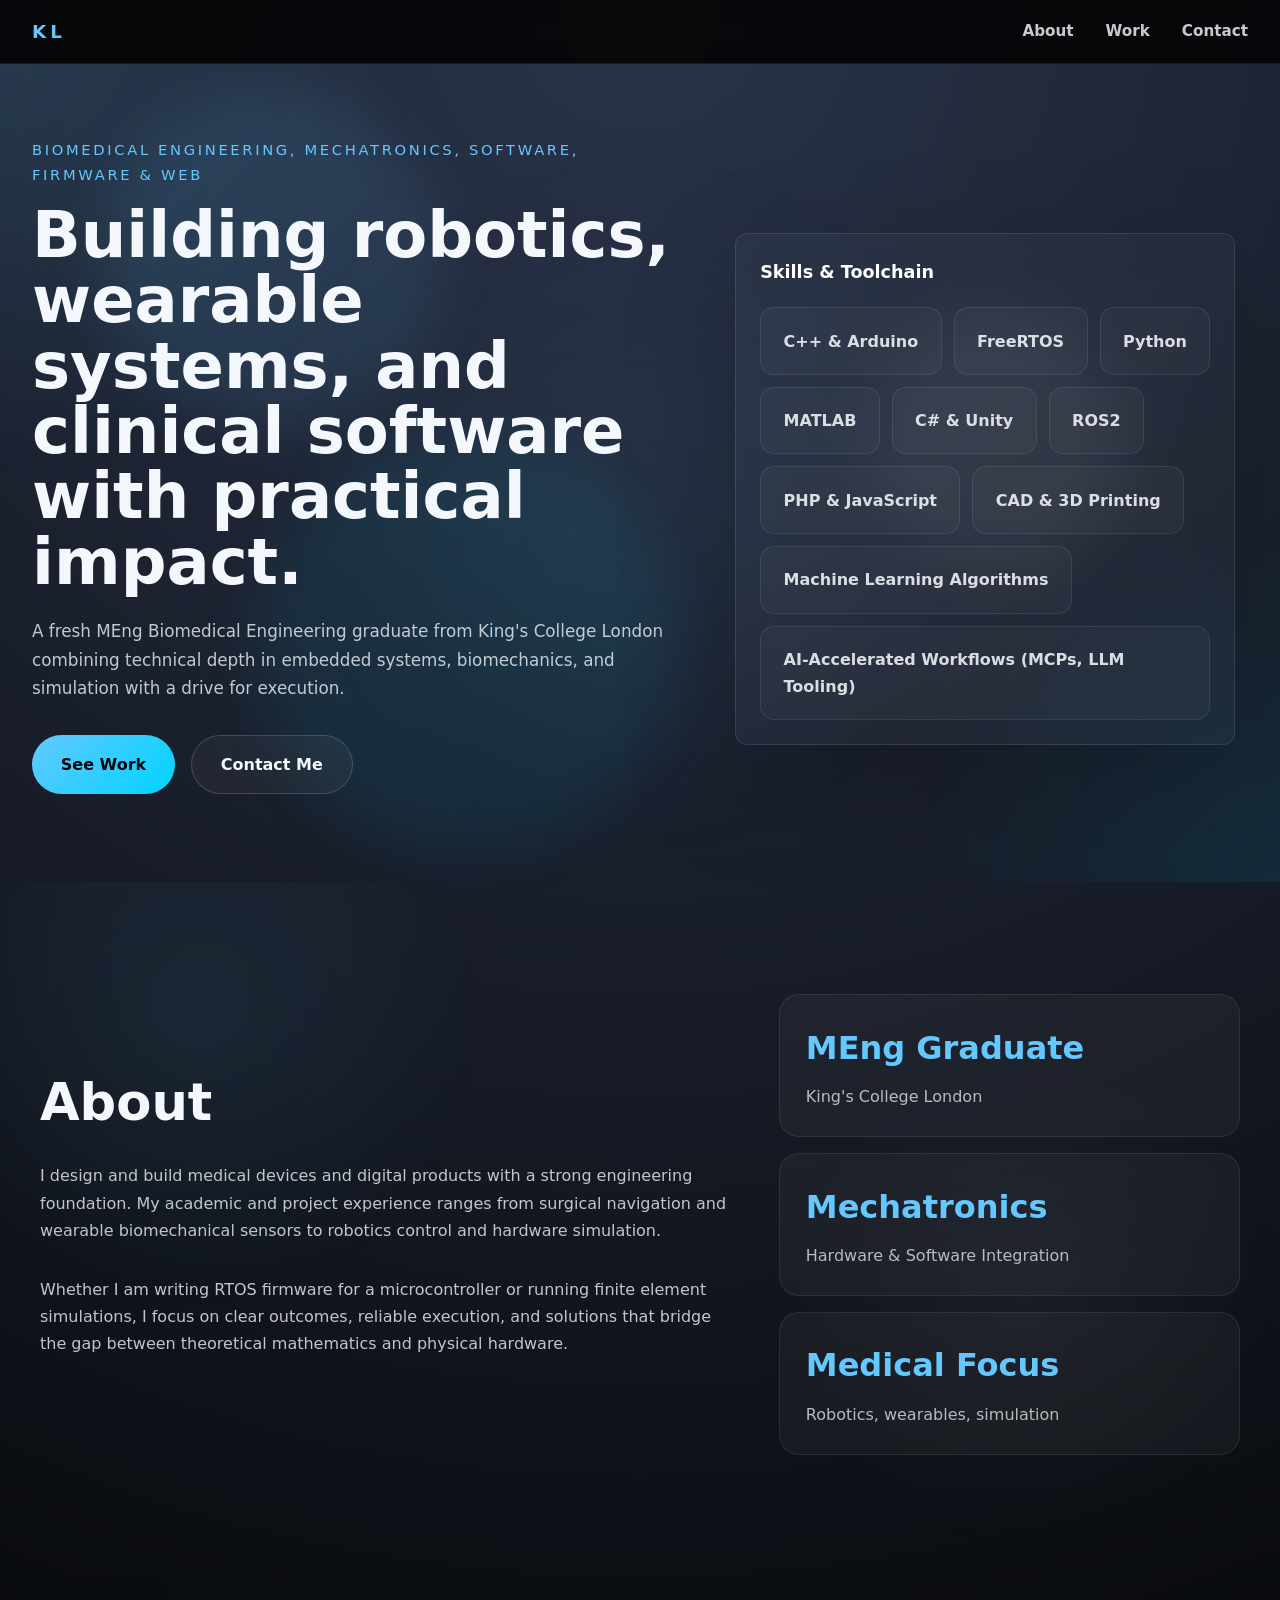
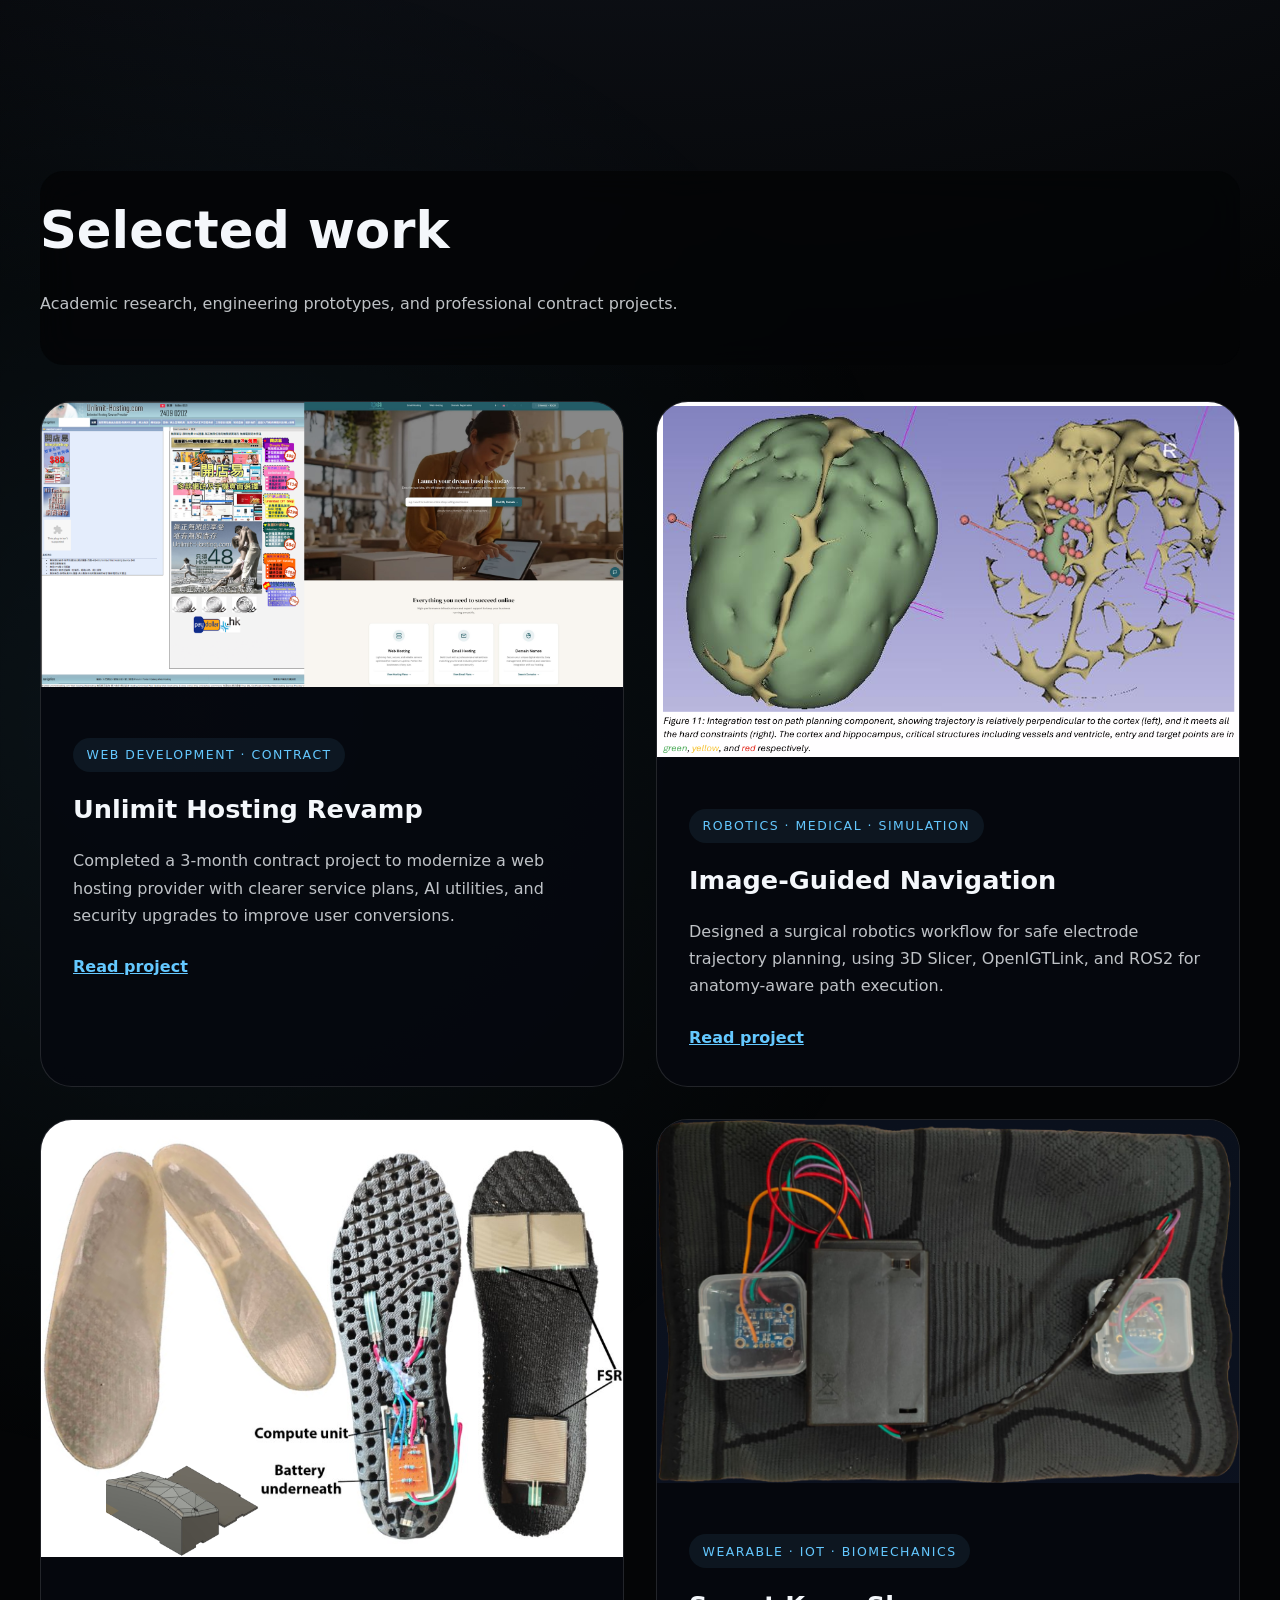
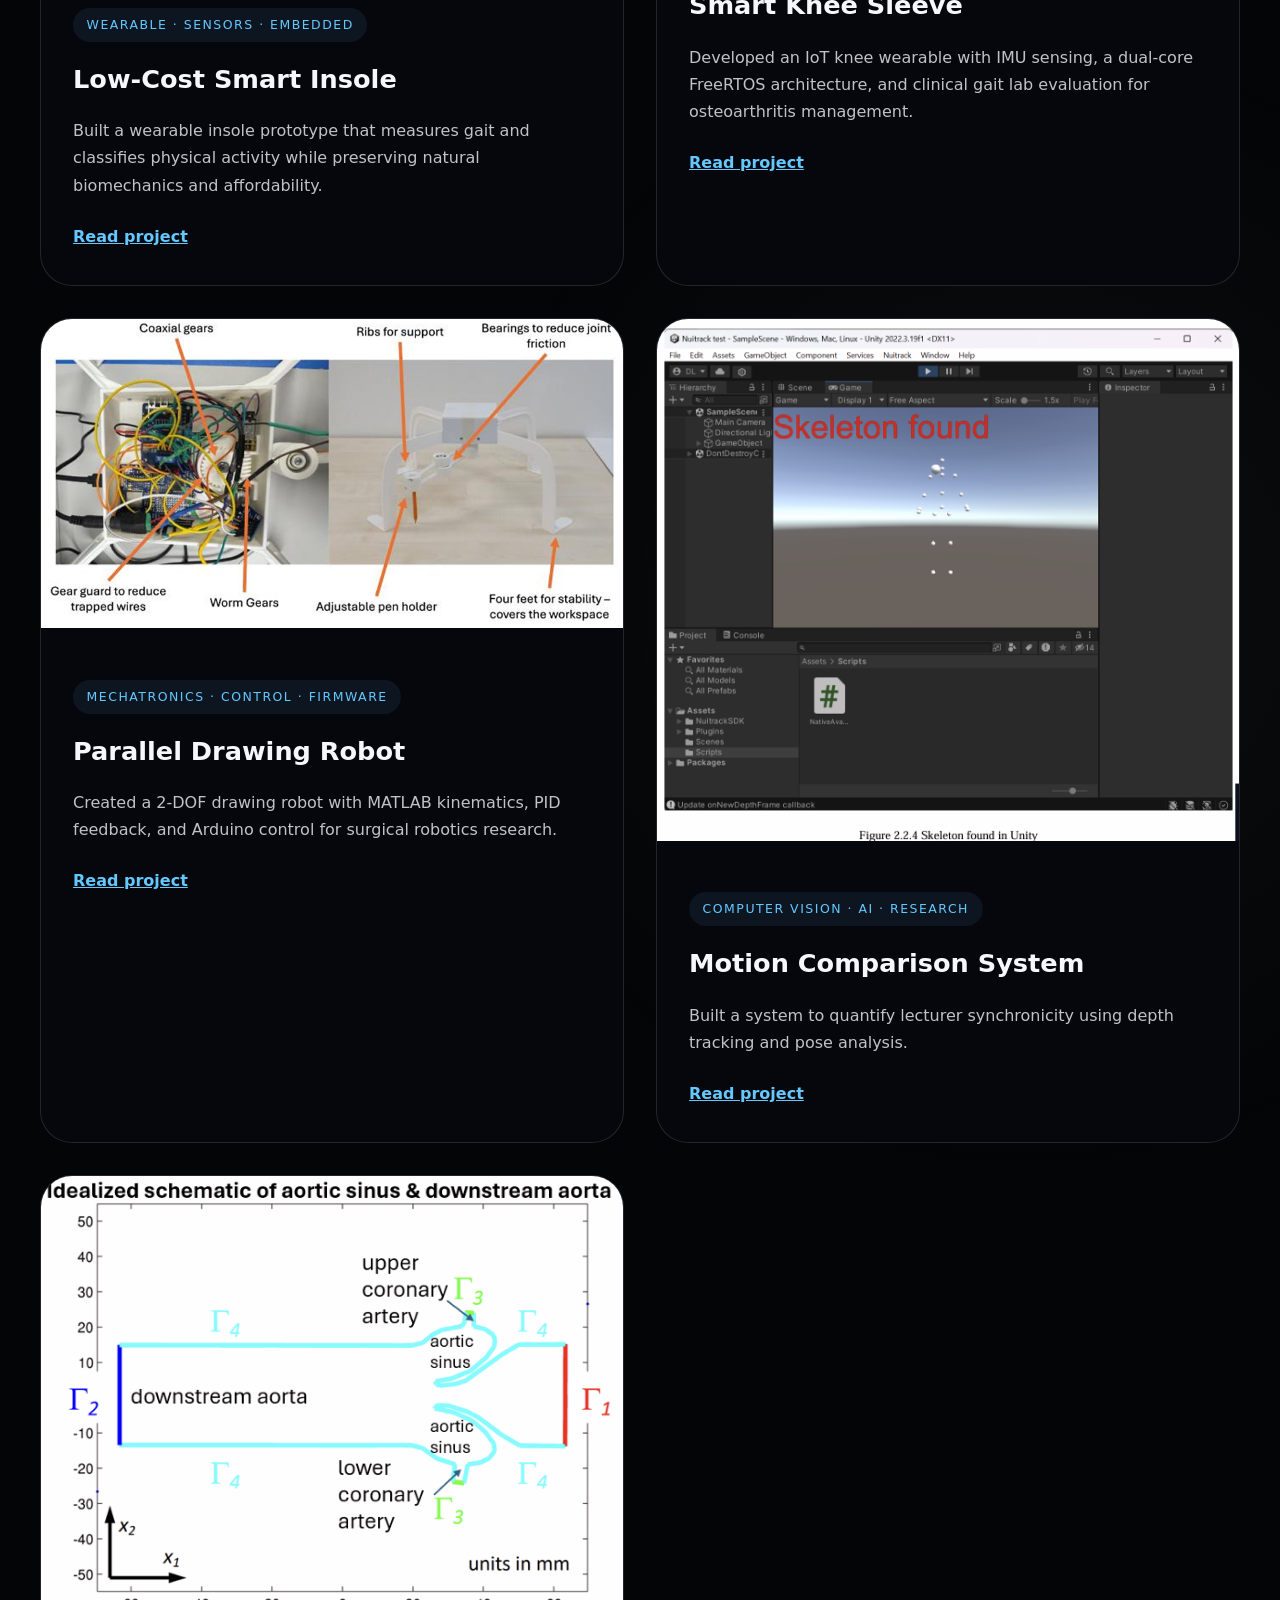
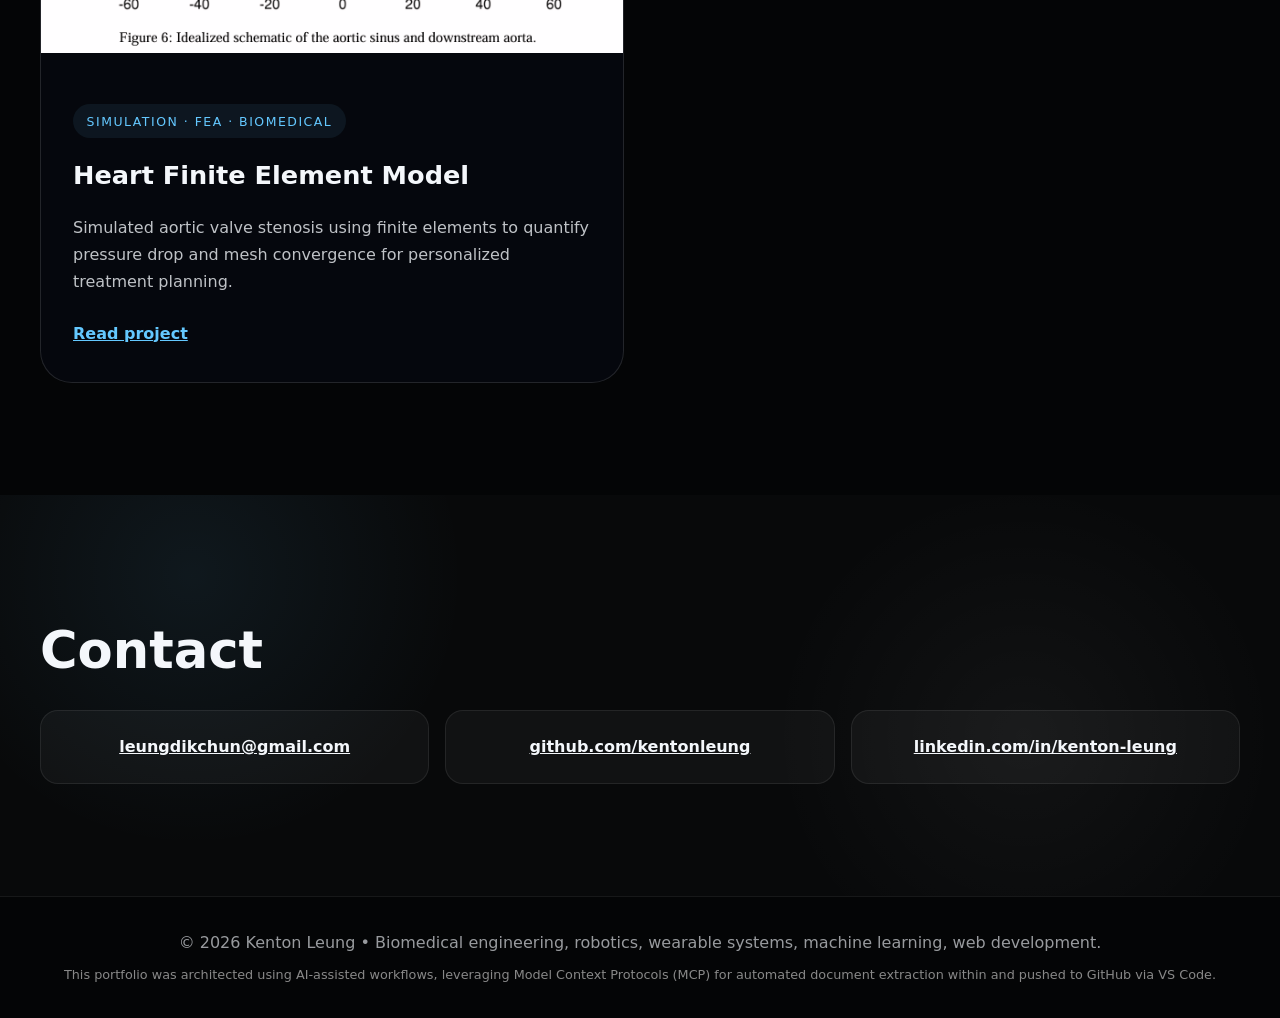
<file: index.html>
<!DOCTYPE html>
<html lang="en">
<head>
  <meta charset="UTF-8" />
  <meta name="viewport" content="width=device-width, initial-scale=1.0" />
  <title>Kenton Leung — Biomedical Engineer</title>
  <link rel="stylesheet" href="styles.css" />
</head>
<body>
  <div class="ambient-layer" aria-hidden="true">
    <span class="ambient-dot dot-a"></span>
    <span class="ambient-dot dot-b"></span>
    <span class="ambient-dot dot-c"></span>
  </div>
  <header class="site-header">
    <div class="site-brand">KL</div>
    <nav class="site-nav">
      <a href="#about">About</a>
      <a href="#work">Work</a>
      <a href="#contact">Contact</a>
    </nav>
  </header>

  <main>
    <section class="hero">
      <div class="hero-copy">
        <span class="eyebrow">Biomedical Engineering, Mechatronics, Software, Firmware & Web</span>
        <h1>Building robotics, wearable systems, and clinical software with practical impact.</h1>
        <p>A fresh MEng Biomedical Engineering graduate from King's College London combining technical depth in embedded systems, biomechanics, and simulation with a drive for execution.</p>
        <div class="hero-actions">
          <a href="#work" class="button button-primary">See Work</a>
          <a href="#contact" class="button button-secondary">Contact Me</a>
        </div>
      </div>
      <div class="hero-visual">
        <div class="hero-card" style="padding: 1.5rem; background: rgba(255, 255, 255, 0.03); border: 1px solid rgba(255, 255, 255, 0.1); border-radius: 12px;">
          <h3 style="margin-top: 0; margin-bottom: 1.2rem; font-size: 1.1rem; color: #fff;">Skills & Toolchain</h3>
          <div class="skills-grid" style="display: flex; flex-wrap: wrap; gap: 0.75rem;">
            <div class="skill-pill">C++ & Arduino</div>
            <div class="skill-pill">FreeRTOS</div>
            <div class="skill-pill">Python</div>
            <div class="skill-pill">MATLAB</div>
            <div class="skill-pill">C# & Unity</div>
            <div class="skill-pill">ROS2</div>
            <div class="skill-pill">PHP & JavaScript</div>
            <div class="skill-pill">CAD & 3D Printing</div>
            <div class="skill-pill">Machine Learning Algorithms</div>
            <div class="skill-pill">AI-Accelerated Workflows (MCPs, LLM Tooling)</div>
          </div>
        </div>
      </div>
    </section>

    <section id="about" class="section section-about">
      <div class="section-inner">
        <div>
          <h2>About</h2>
          <p>I design and build medical devices and digital products with a strong engineering foundation. My academic and project experience ranges from surgical navigation and wearable biomechanical sensors to robotics control and hardware simulation.</p>
          <p>Whether I am writing RTOS firmware for a microcontroller or running finite element simulations, I focus on clear outcomes, reliable execution, and solutions that bridge the gap between theoretical mathematics and physical hardware.</p>
        </div>
        <div class="about-cards">
          <div class="info-card">
            <strong>MEng Graduate</strong>
            <span>King's College London</span>
          </div>
          <div class="info-card">
            <strong>Mechatronics</strong>
            <span>Hardware & Software Integration</span>
          </div>
          <div class="info-card">
            <strong>Medical Focus</strong>
            <span>Robotics, wearables, simulation</span>
          </div>
        </div>
      </div>
    </section>

    <section id="work" class="section section-work">
      <div class="section-inner">
        
        <div class="section-header" style="position: relative; z-index: 20;">
          <h2>Selected work</h2>
          <p>Academic research, engineering prototypes, and professional contract projects.</p>
        </div>

        <div class="project-grid" style="margin-top: 8rem; position: relative; z-index: 10; clear: both;">
          
          <article class="project-card">
            <div class="project-image"><img src="ppt_images/slide1_shape1.png" alt="Unlimit Hosting" /></div>
            <div class="project-copy">
              <span class="project-label">Web Development · Contract</span>
              <h3>Unlimit Hosting Revamp</h3>
              <p>Completed a 3-month contract project to modernize a web hosting provider with clearer service plans, AI utilities, and security upgrades to improve user conversions.</p>
              <a href="projects/unlimit-hosting.html">Read project</a>
            </div>
          </article>

          <article class="project-card">
            <div class="project-image"><img src="ppt_images/slide3_shape5.png" alt="Image-Guided Navigation" /></div>
            <div class="project-copy">
              <span class="project-label">Robotics · Medical · Simulation</span>
              <h3>Image-Guided Navigation</h3>
              <p>Designed a surgical robotics workflow for safe electrode trajectory planning, using 3D Slicer, OpenIGTLink, and ROS2 for anatomy-aware path execution.</p>
              <a href="projects/image-guided-navigation.html">Read project</a>
            </div>
          </article>

          <article class="project-card">
            <div class="project-image"><img src="ppt_images/slide4_shape3.png" alt="Smart Insole" /></div>
            <div class="project-copy">
              <span class="project-label">Wearable · Sensors · Embedded</span>
              <h3>Low-Cost Smart Insole</h3>
              <p>Built a wearable insole prototype that measures gait and classifies physical activity while preserving natural biomechanics and affordability.</p>
              <a href="projects/low-cost-smart-insole.html">Read project</a>
            </div>
          </article>

          <article class="project-card">
            <div class="project-image"><img src="ppt_images/slide6_shape2.png" alt="Smart Knee Sleeve" /></div>
            <div class="project-copy">
              <span class="project-label">Wearable · IoT · Biomechanics</span>
              <h3>Smart Knee Sleeve</h3>
              <p>Developed an IoT knee wearable with IMU sensing, a dual-core FreeRTOS architecture, and clinical gait lab evaluation for osteoarthritis management.</p>
              <a href="projects/smart-knee-sleeve.html">Read project</a>
            </div>
          </article>

          <article class="project-card">
            <div class="project-image"><img src="ppt_images/slide8_shape2.png" alt="Parallel Drawing Robot" /></div>
            <div class="project-copy">
              <span class="project-label">Mechatronics · Control · Firmware</span>
              <h3>Parallel Drawing Robot</h3>
              <p>Created a 2-DOF drawing robot with MATLAB kinematics, PID feedback, and Arduino control for surgical robotics research.</p>
              <a href="projects/parallel-drawing-robot.html">Read project</a>
            </div>
          </article>

          <article class="project-card">
            <div class="project-image"><img src="ppt_images/slide10_shape4.png" alt="Motion Comparison" /></div>
            <div class="project-copy">
              <span class="project-label">Computer Vision · AI · Research</span>
              <h3>Motion Comparison System</h3>
              <p>Built a system to quantify lecturer synchronicity using depth tracking and pose analysis.</p>
              <a href="projects/motion-comparison.html">Read project</a>
            </div>
          </article>

          <article class="project-card">
            <div class="project-image"><img src="ppt_images/slide11_shape2.png" alt="Heart Finite Element Model" /></div>
            <div class="project-copy">
              <span class="project-label">Simulation · FEA · Biomedical</span>
              <h3>Heart Finite Element Model</h3>
              <p>Simulated aortic valve stenosis using finite elements to quantify pressure drop and mesh convergence for personalized treatment planning.</p>
              <a href="projects/finite-elements-heart-model.html">Read project</a>
            </div>
          </article>
          
        </div>
      </div>
    </section>

    <section id="contact" class="section section-contact">
      <div class="section-inner">
        <h2>Contact</h2>
        <div class="contact-grid">
          <a href="mailto:leungdikchun@gmail.com">leungdikchun@gmail.com</a>
          <a href="https://github.com/kentonleung" target="_blank" rel="noreferrer">github.com/kentonleung</a>
          <a href="https://www.linkedin.com/in/kenton-leung/" target="_blank" rel="noreferrer">linkedin.com/in/kenton-leung</a>
        </div>
      </div>
    </section>
  </main>

  <footer class="site-footer">
    <p>© 2026 Kenton Leung • Biomedical engineering, robotics, wearable systems, machine learning, web development.</p>
    <p style="font-size: 0.8rem; color: #888; margin-top: 0.5rem;">
      This portfolio was architected using AI-assisted workflows, leveraging Model Context Protocols (MCP) for automated document extraction within and pushed to GitHub via VS Code.
    </p>
  </footer>

  <script src="script.js"></script>
</body>
</html>
</file>
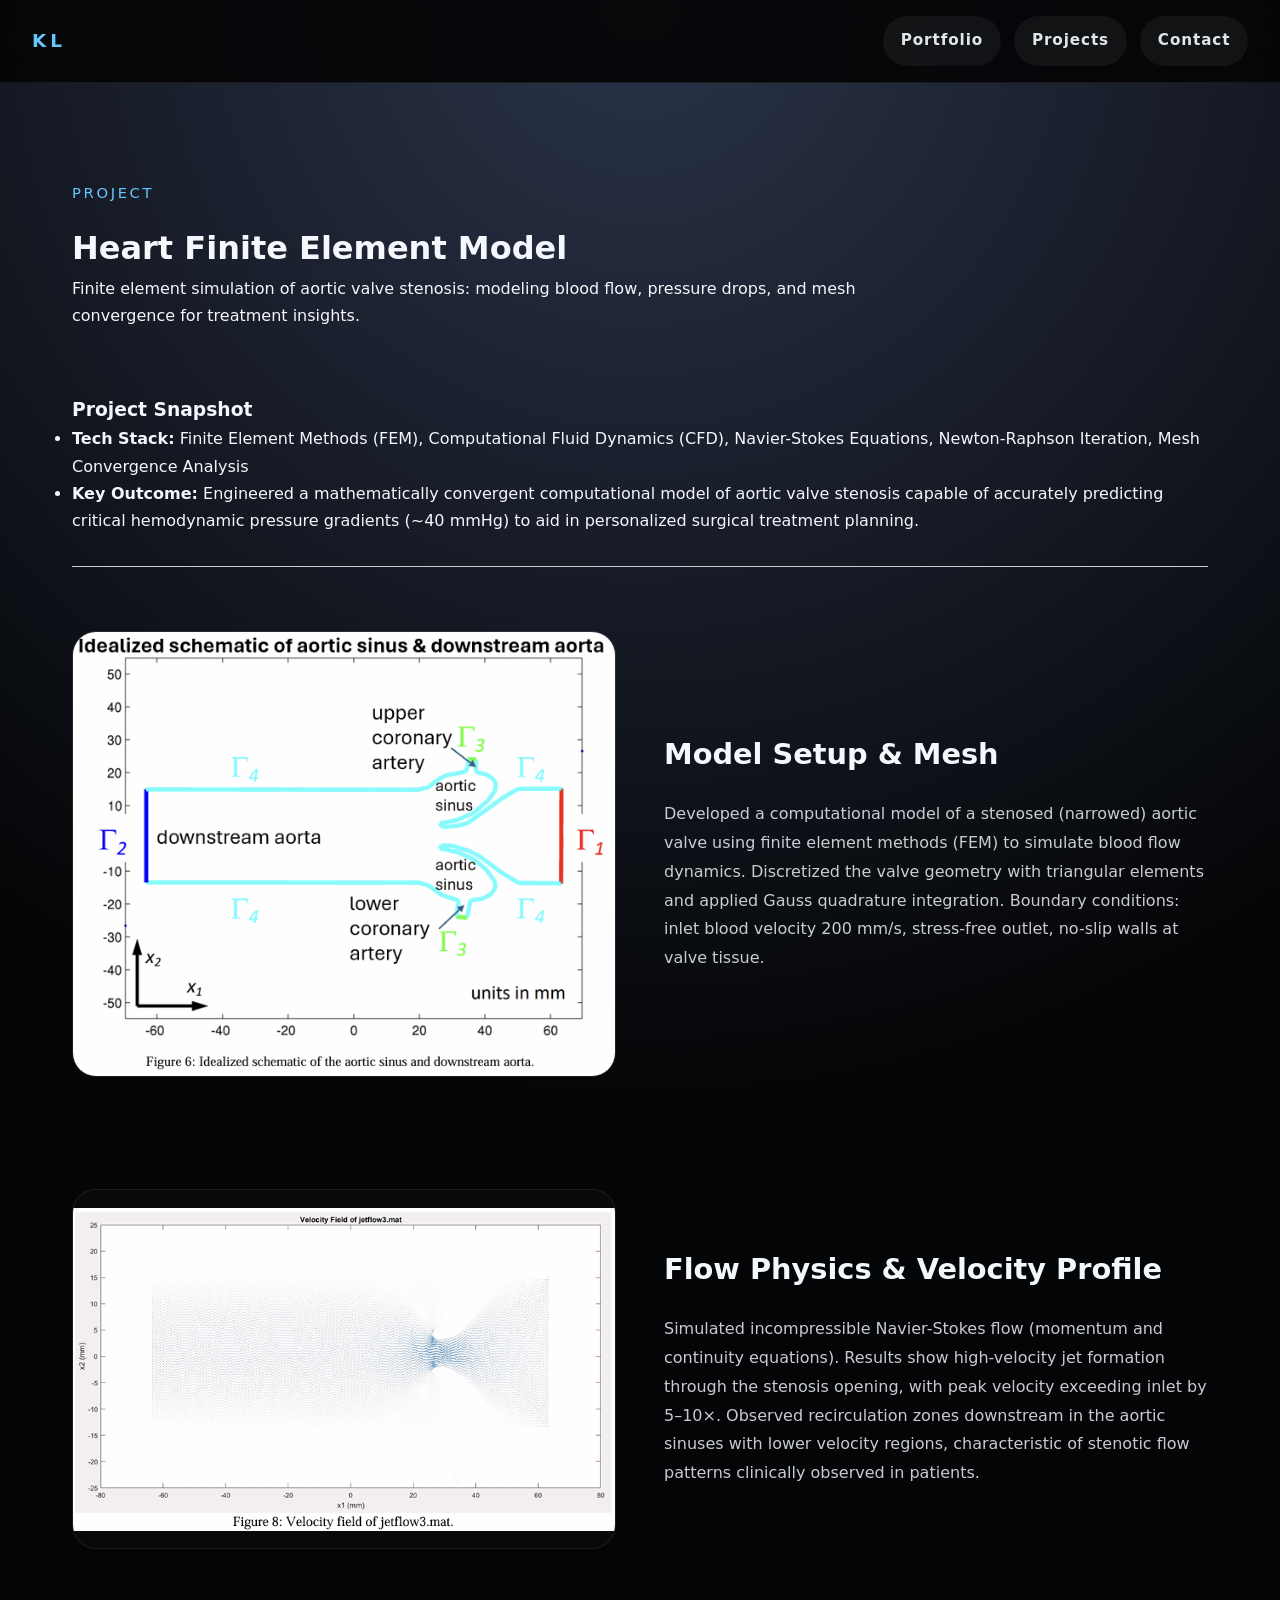
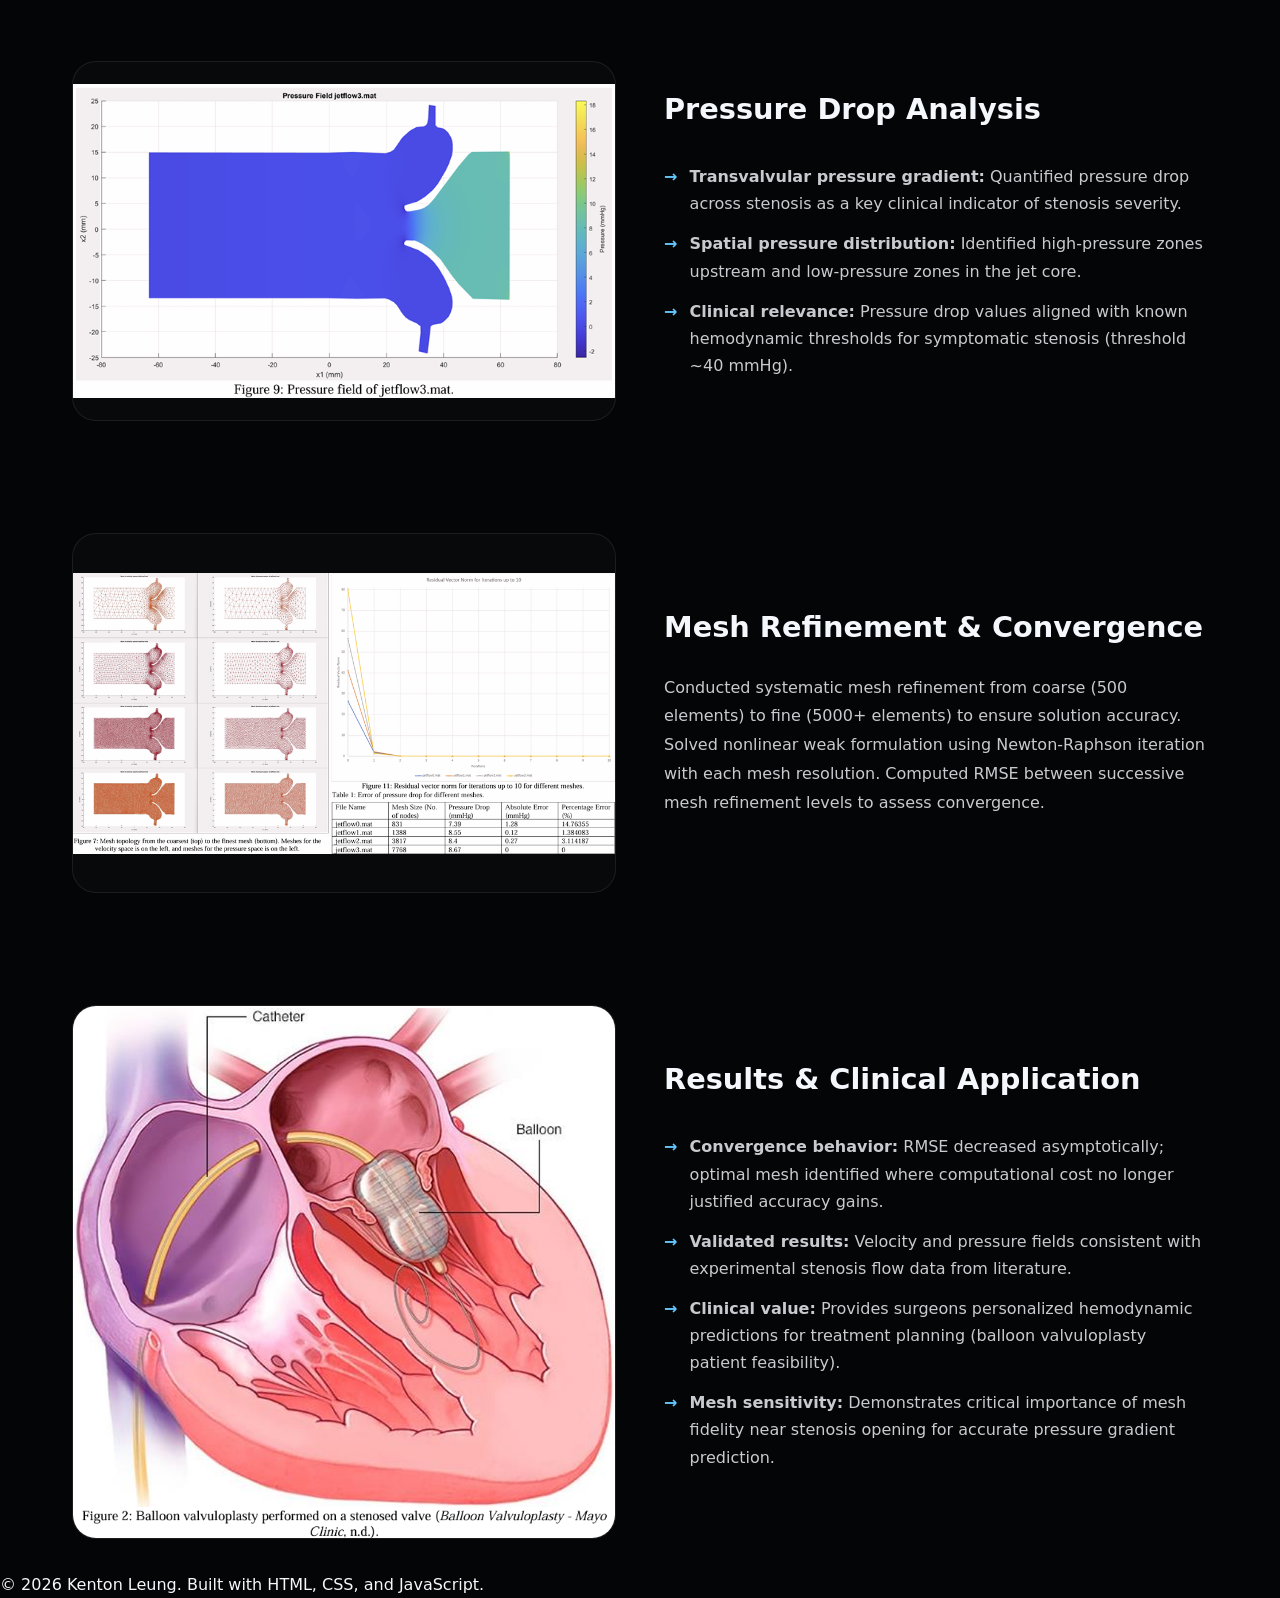
<file: projects/finite-elements-heart-model.html>
<!DOCTYPE html>
<html lang="en">
<head>
  <meta charset="UTF-8" />
  <meta name="viewport" content="width=device-width, initial-scale=1.0" />
  <title>Finite Elements Heart Model | Kenton Leung</title>
  <link rel="stylesheet" href="../styles.css" />
</head>
<body class="project-page">
  <header class="site-header">
    <div class="site-brand"><a href="../index.html" style="color: inherit; text-decoration: none;">KL</a></div>
    <nav class="site-nav">
      <a href="../index.html">Portfolio</a>
      <a href="../index.html#projects">Projects</a>
      <a href="../index.html#contact">Contact</a>
    </nav>
  </header>
  <main class="container">
    <div style="margin-top: 6rem; margin-bottom: 4rem; max-width: 800px;">
      <p class="eyebrow">Project</p>
      <h1>Heart Finite Element Model</h1>
      <p class="headline">Finite element simulation of aortic valve stenosis: modeling blood flow, pressure drops, and mesh convergence for treatment insights.</p>
    </div>
    
    <section class="project-snapshot">
      <h3>Project Snapshot</h3>
      <ul>
        <li><strong>Tech Stack:</strong> Finite Element Methods (FEM), Computational Fluid Dynamics (CFD), Navier-Stokes Equations, Newton-Raphson Iteration, Mesh Convergence Analysis</li>
        <li><strong>Key Outcome:</strong> Engineered a mathematically convergent computational model of aortic valve stenosis capable of accurately predicting critical hemodynamic pressure gradients (~40 mmHg) to aid in personalized surgical treatment planning.</li>
      </ul>
      <hr style="margin: 2rem 0; border: none; border-top: 1px solid #ccc;" />
    </section>

    <section class="presentation-sections">
      <article class="presentation-section">
        <div class="presentation-visual">
          <img src="../ppt_images/slide11_shape2.png" alt="Finite element mesh of stenosed aortic valve showing triangular elements and geometric refinement" loading="lazy" />
        </div>
        <div class="presentation-content">
          <h3>Model Setup & Mesh</h3>
          <p>Developed a computational model of a stenosed (narrowed) aortic valve using finite element methods (FEM) to simulate blood flow dynamics. Discretized the valve geometry with triangular elements and applied Gauss quadrature integration. Boundary conditions: inlet blood velocity 200 mm/s, stress-free outlet, no-slip walls at valve tissue.</p>
        </div>
      </article>

      <article class="presentation-section">
        <div class="presentation-visual">
          <img src="../ppt_images/slide11_shape3.png" alt="Velocity field streamlines through stenosed aortic valve showing jet formation and acceleration" loading="lazy" />
        </div>
        <div class="presentation-content">
          <h3>Flow Physics & Velocity Profile</h3>
          <p>Simulated incompressible Navier-Stokes flow (momentum and continuity equations). Results show high-velocity jet formation through the stenosis opening, with peak velocity exceeding inlet by 5–10×. Observed recirculation zones downstream in the aortic sinuses with lower velocity regions, characteristic of stenotic flow patterns clinically observed in patients.</p>
        </div>
      </article>

      <article class="presentation-section">
        <div class="presentation-visual">
          <img src="../ppt_images/slide11_shape4.png" alt="Pressure distribution heatmap showing pressure drop across stenosis and pressure recovery in aorta" loading="lazy" />
        </div>
        <div class="presentation-content">
          <h3>Pressure Drop Analysis</h3>
          <ul>
            <li><strong>Transvalvular pressure gradient:</strong> Quantified pressure drop across stenosis as a key clinical indicator of stenosis severity.</li>
            <li><strong>Spatial pressure distribution:</strong> Identified high-pressure zones upstream and low-pressure zones in the jet core.</li>
            <li><strong>Clinical relevance:</strong> Pressure drop values aligned with known hemodynamic thresholds for symptomatic stenosis (threshold ~40 mmHg).</li>
          </ul>
        </div>
      </article>

      <article class="presentation-section">
        <div class="presentation-visual">
          <img src="../ppt_images/slide11_shape5.png" alt="Mesh refinement convergence study showing coarse, medium, and fine mesh element sizes" loading="lazy" />
        </div>
        <div class="presentation-content">
          <h3>Mesh Refinement & Convergence</h3>
          <p>Conducted systematic mesh refinement from coarse (500 elements) to fine (5000+ elements) to ensure solution accuracy. Solved nonlinear weak formulation using Newton-Raphson iteration with each mesh resolution. Computed RMSE between successive mesh refinement levels to assess convergence.</p>
        </div>
      </article>

      <article class="presentation-section">
        <div class="presentation-visual">
          <img src="../ppt_images/slide11_shape8.png" alt="Convergence plot showing RMSE decrease with mesh refinement and identification of optimal element size" loading="lazy" />
        </div>
        <div class="presentation-content">
          <h3>Results & Clinical Application</h3>
          <ul>
            <li><strong>Convergence behavior:</strong> RMSE decreased asymptotically; optimal mesh identified where computational cost no longer justified accuracy gains.</li>
            <li><strong>Validated results:</strong> Velocity and pressure fields consistent with experimental stenosis flow data from literature.</li>
            <li><strong>Clinical value:</strong> Provides surgeons personalized hemodynamic predictions for treatment planning (balloon valvuloplasty patient feasibility).</li>
            <li><strong>Mesh sensitivity:</strong> Demonstrates critical importance of mesh fidelity near stenosis opening for accurate pressure gradient prediction.</li>
          </ul>
        </div>
      </article>
    </section>
  </main>
  <footer class="footer">
    <p>© 2026 Kenton Leung. Built with HTML, CSS, and JavaScript.</p>
  </footer>
  <script src="../script.js"></script>
</body>
</html>
</file>
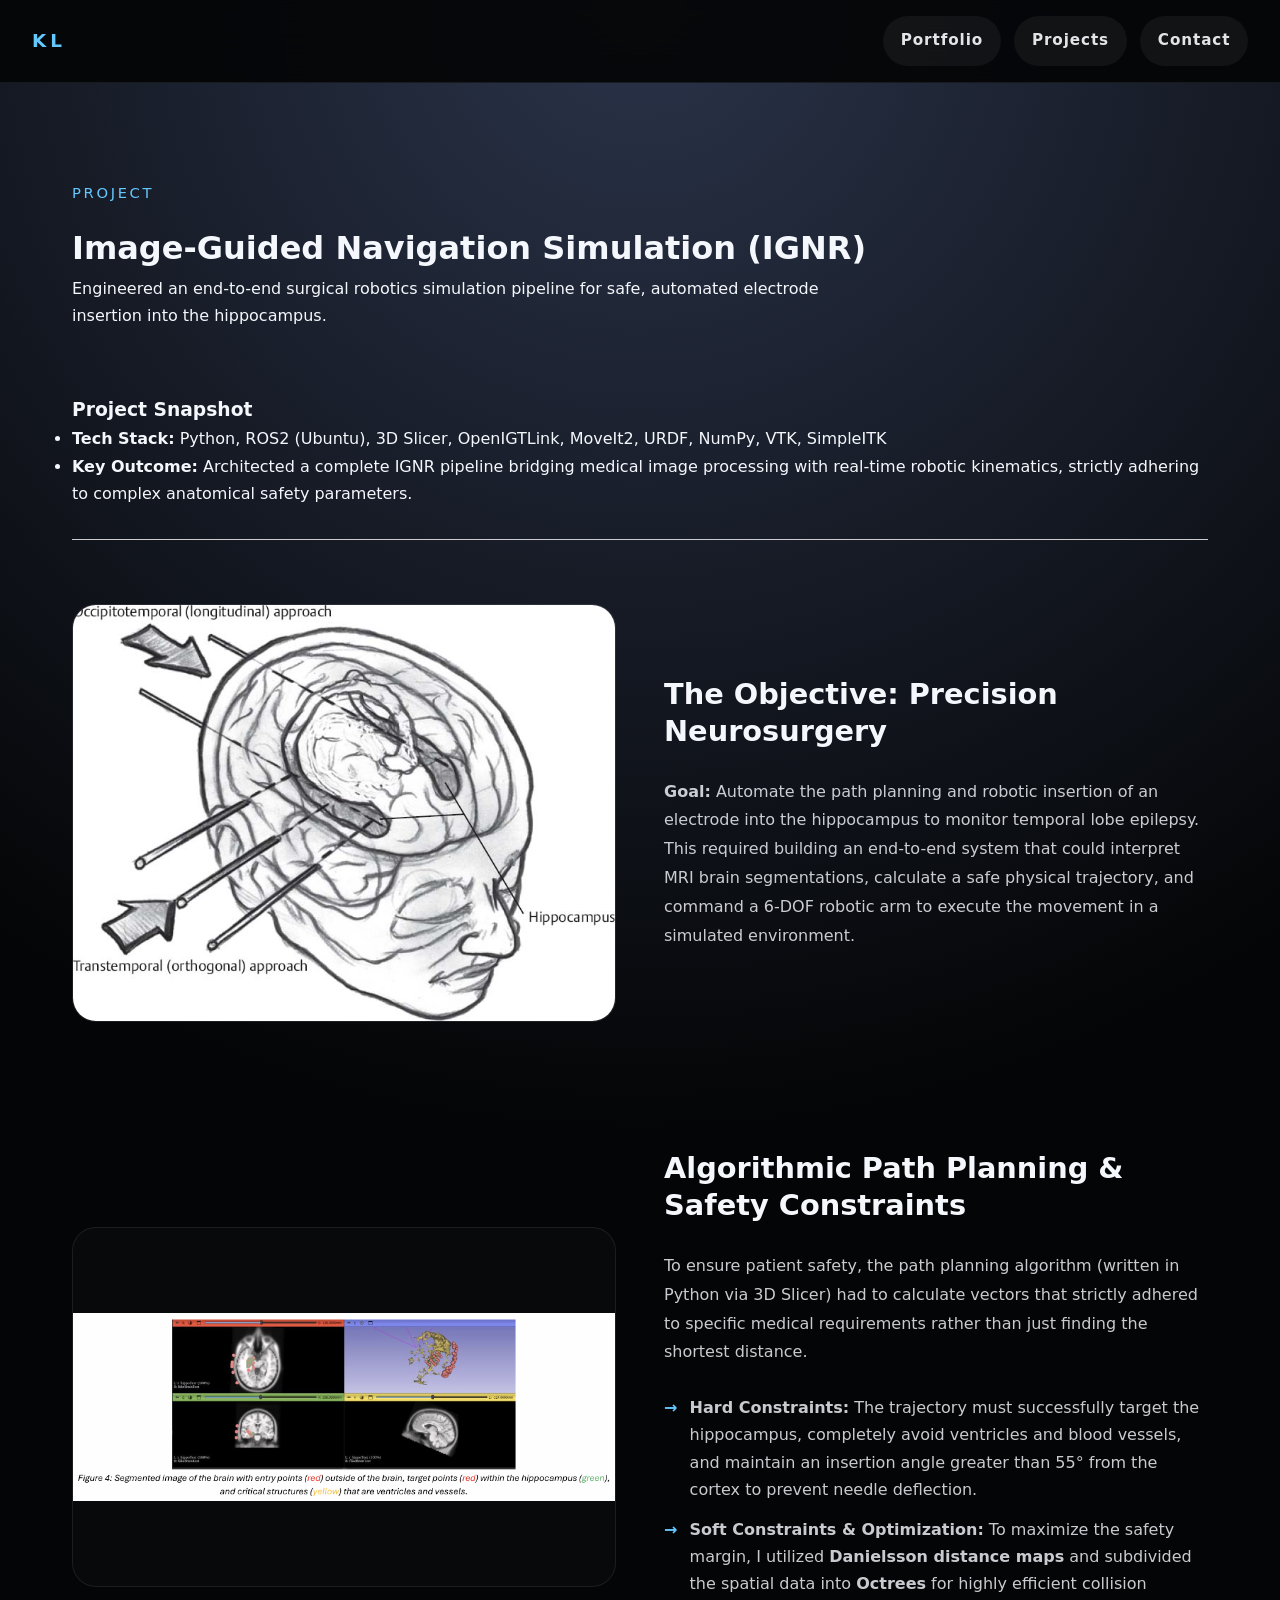
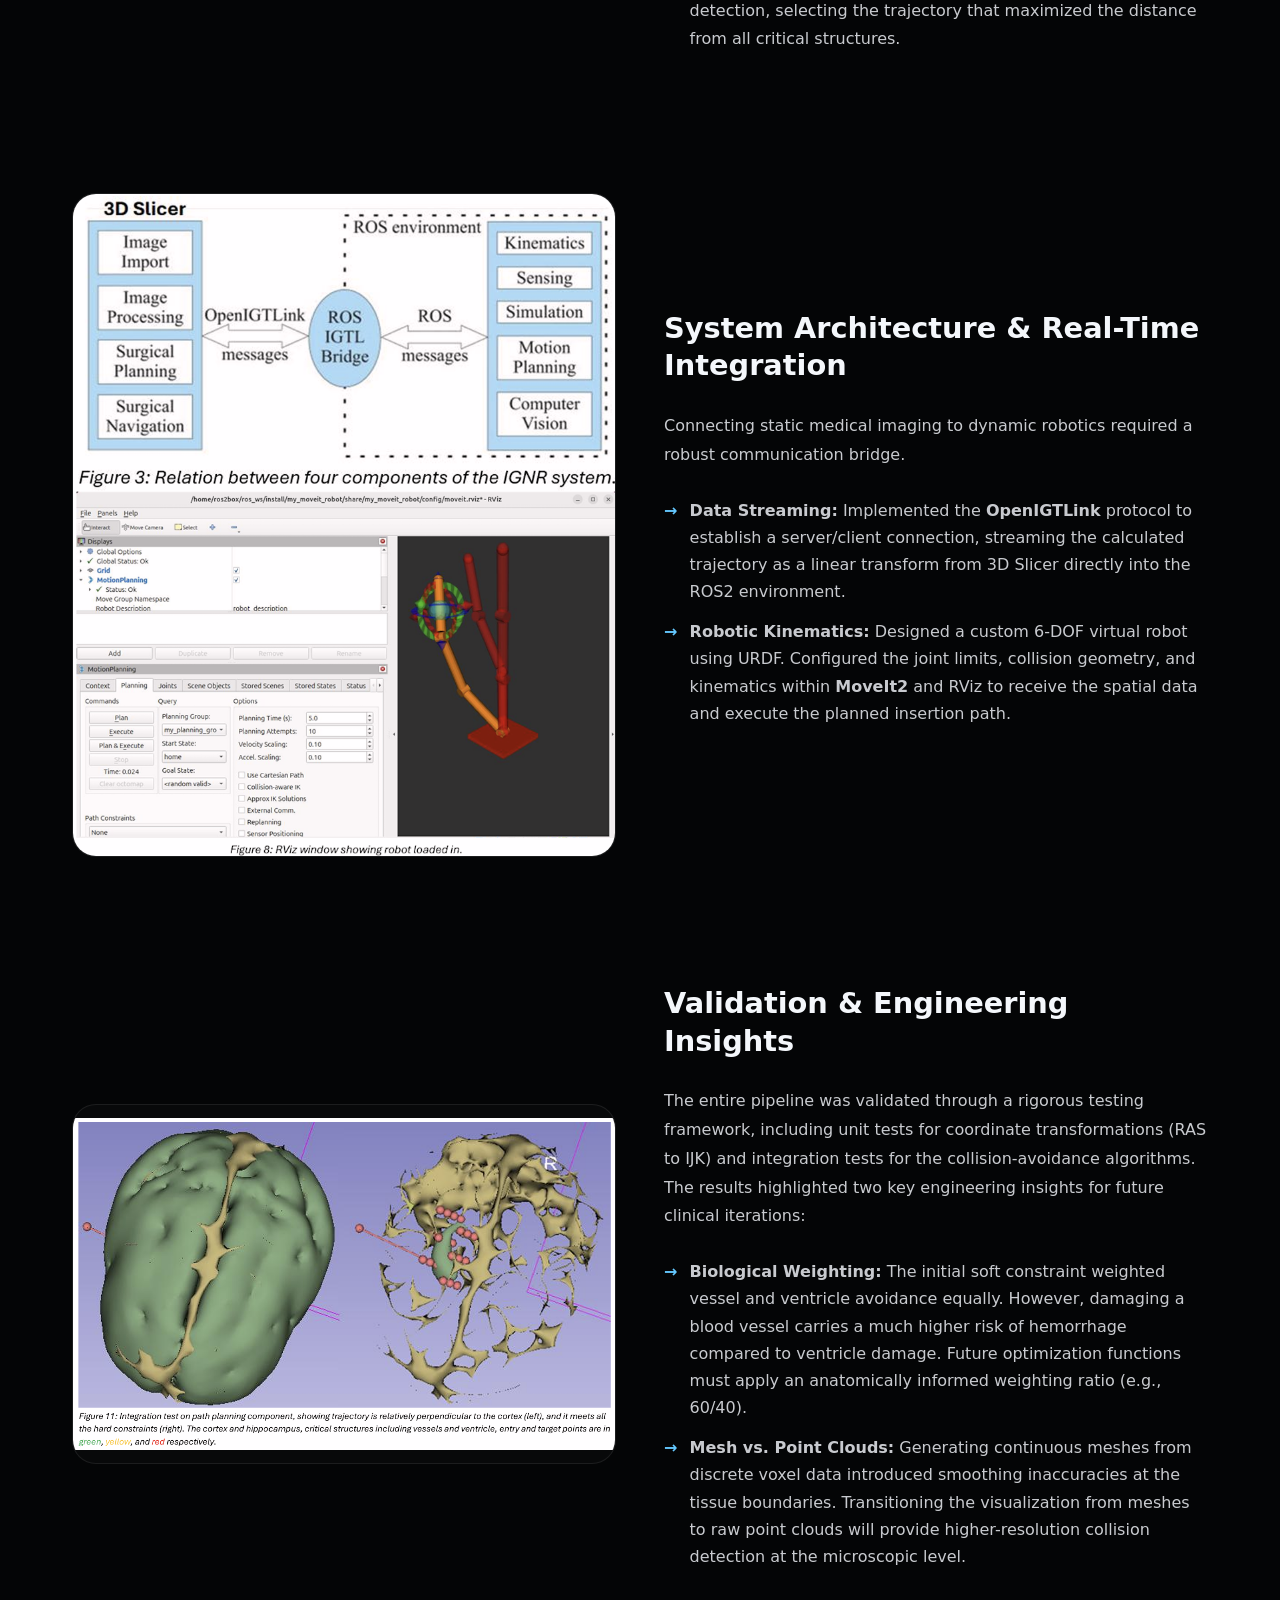
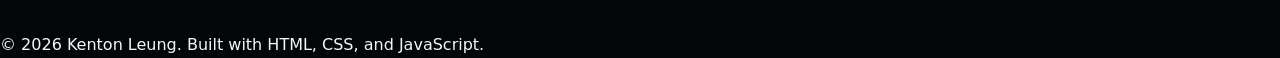
<file: projects/image-guided-navigation.html>
<!DOCTYPE html>
<html lang="en">
<head>
  <meta charset="UTF-8" />
  <meta name="viewport" content="width=device-width, initial-scale=1.0" />
  <title>Image-Guided Navigation | Kenton Leung</title>
  <link rel="stylesheet" href="../styles.css" />
</head>
<body class="project-page">
  <header class="site-header">
    <div class="site-brand"><a href="../index.html" style="color: inherit; text-decoration: none;">KL</a></div>
    <nav class="site-nav">
      <a href="../index.html">Portfolio</a>
      <a href="../index.html#projects">Projects</a>
      <a href="../index.html#contact">Contact</a>
    </nav>
  </header>
  <main class="container">
    <div style="margin-top: 6rem; margin-bottom: 4rem; max-width: 800px;">
      <p class="eyebrow">Project</p>
      <h1>Image-Guided Navigation Simulation (IGNR)</h1>
      <p class="headline">Engineered an end-to-end surgical robotics simulation pipeline for safe, automated electrode insertion into the hippocampus.</p>
    </div>
    
    <section class="project-snapshot">
      <h3>Project Snapshot</h3>
      <ul>
        <li><strong>Tech Stack:</strong> Python, ROS2 (Ubuntu), 3D Slicer, OpenIGTLink, MoveIt2, URDF, NumPy, VTK, SimpleITK</li>
        <li><strong>Key Outcome:</strong> Architected a complete IGNR pipeline bridging medical image processing with real-time robotic kinematics, strictly adhering to complex anatomical safety parameters.</li>
      </ul>
      <hr style="margin: 2rem 0; border: none; border-top: 1px solid #ccc;" />
    </section>

    <section class="presentation-sections">
      <article class="presentation-section">
        <div class="presentation-visual">
          <img src="../ppt_images/slide3_shape3.jpg" alt="IGNR sequence overview showing brain segmentation and trajectory planning" loading="lazy" />
        </div>
        <div class="presentation-content">
          <h3>The Objective: Precision Neurosurgery</h3>
          <p><strong>Goal:</strong> Automate the path planning and robotic insertion of an electrode into the hippocampus to monitor temporal lobe epilepsy. This required building an end-to-end system that could interpret MRI brain segmentations, calculate a safe physical trajectory, and command a 6-DOF robotic arm to execute the movement in a simulated environment.</p>
        </div>
      </article>

      <article class="presentation-section">
        <div class="presentation-visual">
          <img src="../ppt_images/slide3_shape4.png" alt="Safety constraint visualization in 3D space" loading="lazy" />
        </div>
        <div class="presentation-content">
          <h3>Algorithmic Path Planning & Safety Constraints</h3>
          <p>To ensure patient safety, the path planning algorithm (written in Python via 3D Slicer) had to calculate vectors that strictly adhered to specific medical requirements rather than just finding the shortest distance.</p>
          <ul>
            <li><strong>Hard Constraints:</strong> The trajectory must successfully target the hippocampus, completely avoid ventricles and blood vessels, and maintain an insertion angle greater than 55° from the cortex to prevent needle deflection.</li>
            <li><strong>Soft Constraints & Optimization:</strong> To maximize the safety margin, I utilized <strong>Danielsson distance maps</strong> and subdivided the spatial data into <strong>Octrees</strong> for highly efficient collision detection, selecting the trajectory that maximized the distance from all critical structures.</li>
          </ul>
        </div>
      </article>

      <article class="presentation-section">
        <div class="presentation-visual">
          <img src="../ppt_images/slide3_shape31.png" alt="Technical architecture and system integration" loading="lazy" />
        </div>
        <div class="presentation-content">
          <h3>System Architecture & Real-Time Integration</h3>
          <p>Connecting static medical imaging to dynamic robotics required a robust communication bridge.</p>
          <ul>
            <li><strong>Data Streaming:</strong> Implemented the <strong>OpenIGTLink</strong> protocol to establish a server/client connection, streaming the calculated trajectory as a linear transform from 3D Slicer directly into the ROS2 environment.</li>
            <li><strong>Robotic Kinematics:</strong> Designed a custom 6-DOF virtual robot using URDF. Configured the joint limits, collision geometry, and kinematics within <strong>MoveIt2</strong> and RViz to receive the spatial data and execute the planned insertion path.</li>
          </ul>
        </div>
      </article>

      <article class="presentation-section">
        <div class="presentation-visual">
          <img src="../ppt_images/slide3_shape5.png" alt="ROS2 trajectory execution visualization" loading="lazy" />
        </div>
        <div class="presentation-content">
          <h3>Validation & Engineering Insights</h3>
          <p>The entire pipeline was validated through a rigorous testing framework, including unit tests for coordinate transformations (RAS to IJK) and integration tests for the collision-avoidance algorithms. The results highlighted two key engineering insights for future clinical iterations:</p>
          <ul>
            <li><strong>Biological Weighting:</strong> The initial soft constraint weighted vessel and ventricle avoidance equally. However, damaging a blood vessel carries a much higher risk of hemorrhage compared to ventricle damage. Future optimization functions must apply an anatomically informed weighting ratio (e.g., 60/40).</li>
            <li><strong>Mesh vs. Point Clouds:</strong> Generating continuous meshes from discrete voxel data introduced smoothing inaccuracies at the tissue boundaries. Transitioning the visualization from meshes to raw point clouds will provide higher-resolution collision detection at the microscopic level.</li>
          </ul>
        </div>
      </article>
    </section>
  </main>
  <footer class="footer">
    <p>© 2026 Kenton Leung. Built with HTML, CSS, and JavaScript.</p>
  </footer>
  <script src="../script.js"></script>
</body>
</html>
</file>
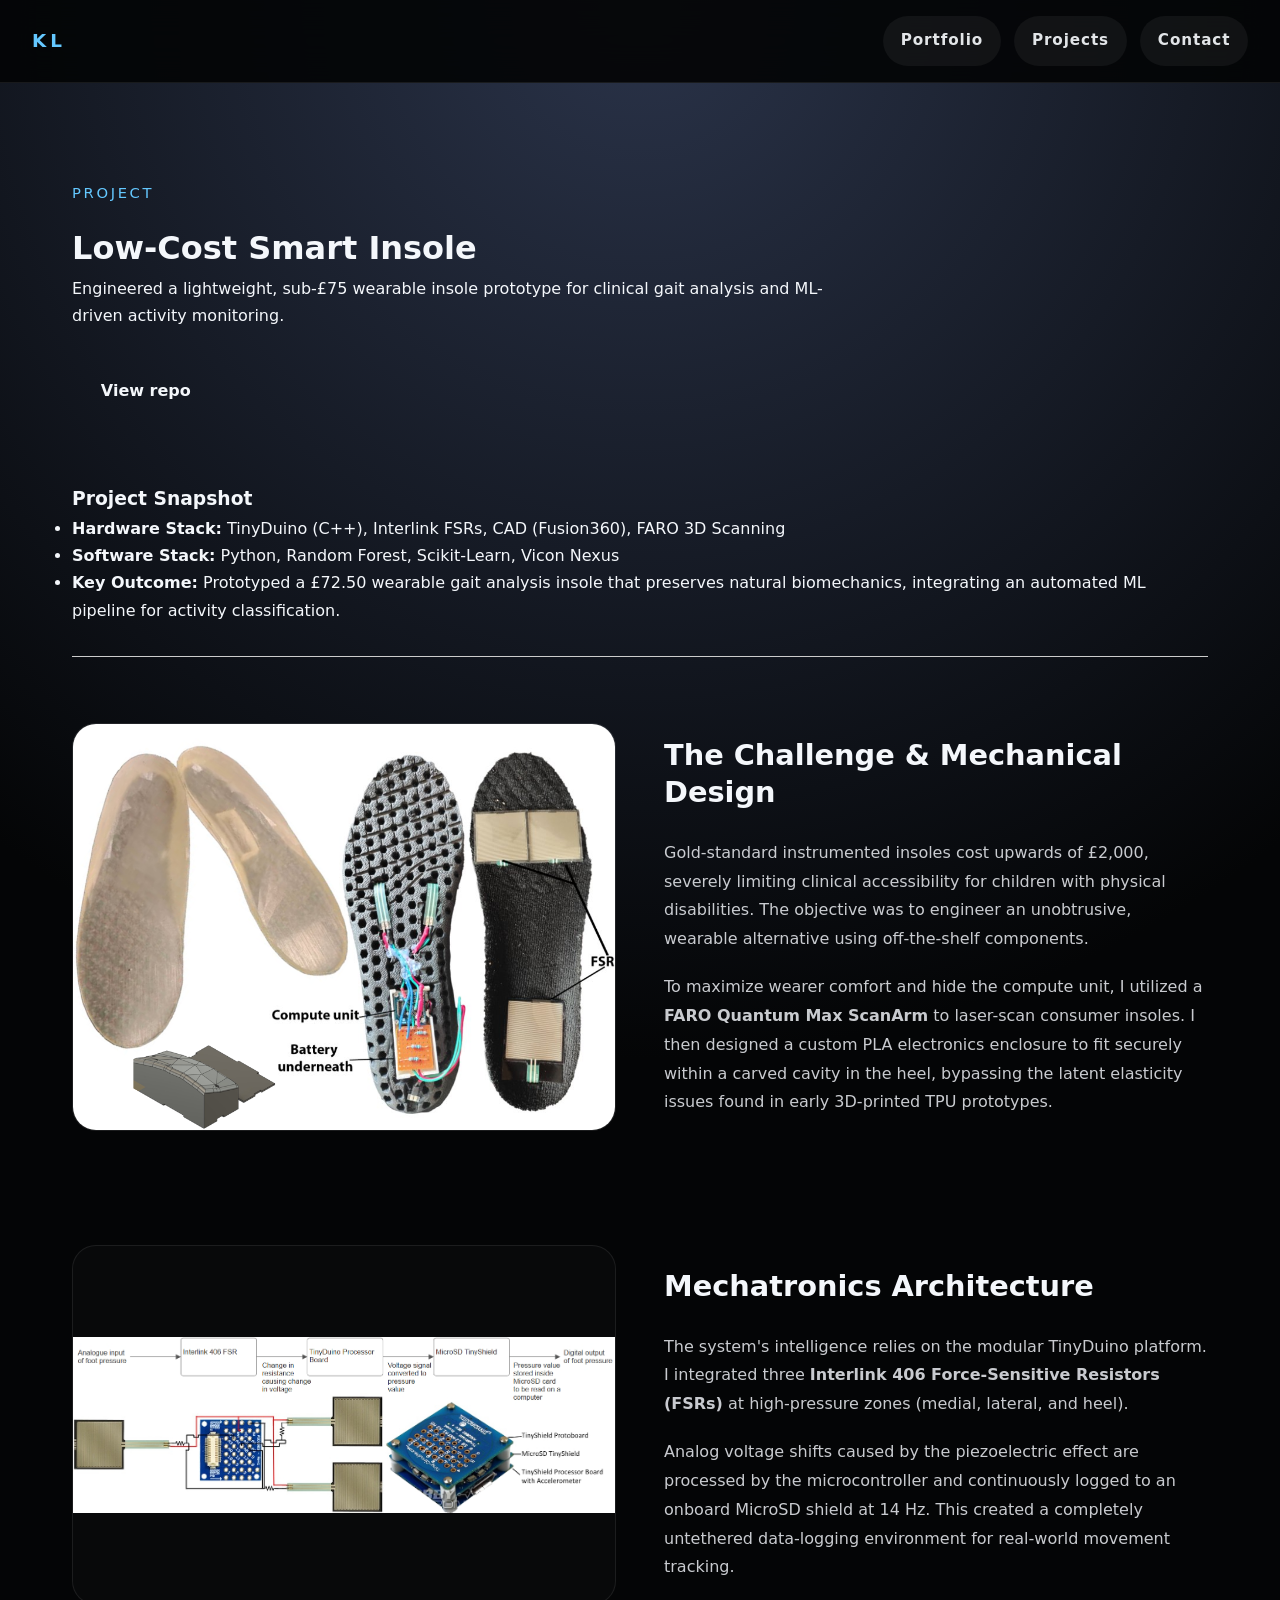
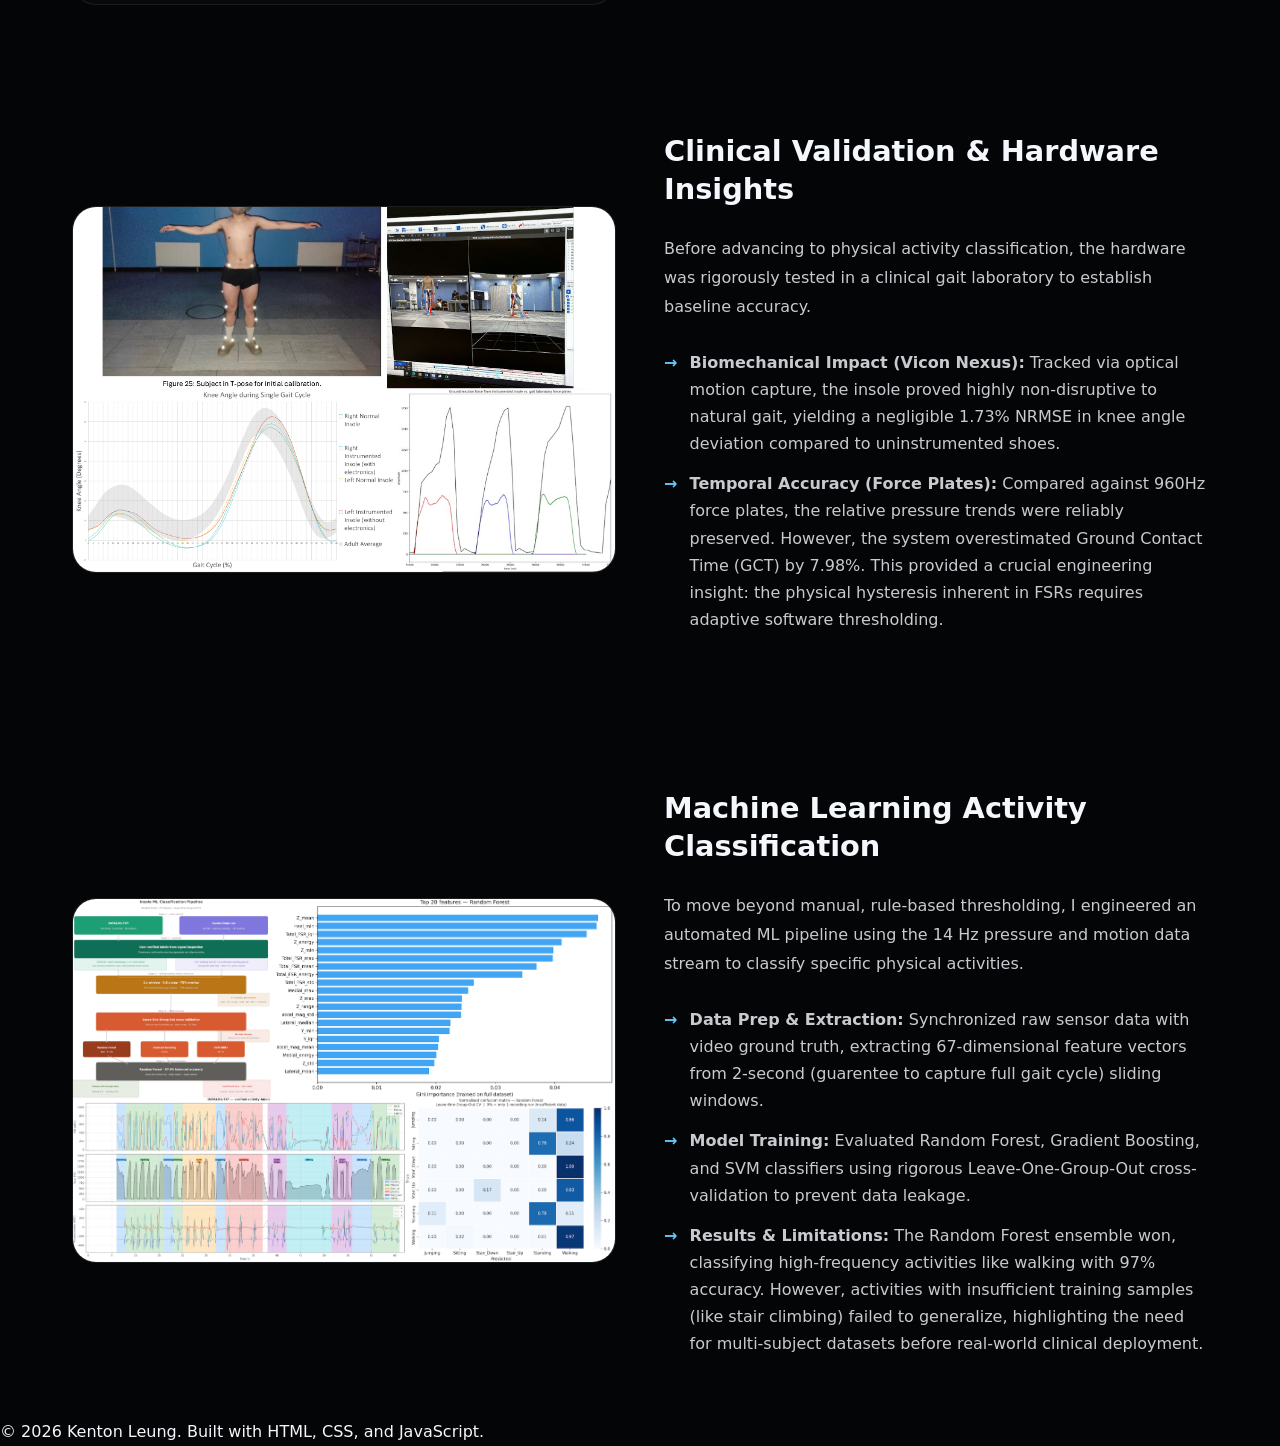
<file: projects/low-cost-smart-insole.html>
<!DOCTYPE html>
<html lang="en">
<head>
  <meta charset="UTF-8" />
  <meta name="viewport" content="width=device-width, initial-scale=1.0" />
  <title>Low-Cost Smart Insole | Kenton Leung</title>
  <link rel="stylesheet" href="../styles.css" />
</head>
<body class="project-page">
  <header class="site-header">
    <div class="site-brand"><a href="../index.html" style="color: inherit; text-decoration: none;">KL</a></div>
    <nav class="site-nav">
      <a href="../index.html">Portfolio</a>
      <a href="../index.html#projects">Projects</a>
      <a href="../index.html#contact">Contact</a>
    </nav>
  </header>
  <main class="container">
    <div style="margin-top: 6rem; margin-bottom: 4rem; max-width: 800px;">
      <p class="eyebrow">Project</p>
      <h1>Low-Cost Smart Insole</h1>
      <p class="headline">Engineered a lightweight, sub-£75 wearable insole prototype for clinical gait analysis and ML-driven activity monitoring.</p>
      <div class="hero-actions" style="margin-top: 2rem;">
        <a class="button secondary" href="https://github.com/kentonleung/Low-cost-Smart-Insole" target="_blank" rel="noreferrer">View repo</a>
      </div>
    </div>
    
    <section class="project-snapshot">
      <h3>Project Snapshot</h3>
      <ul>
        <li><strong>Hardware Stack:</strong> TinyDuino (C++), Interlink FSRs, CAD (Fusion360), FARO 3D Scanning</li>
        <li><strong>Software Stack:</strong> Python, Random Forest, Scikit-Learn, Vicon Nexus</li>
        <li><strong>Key Outcome:</strong> Prototyped a £72.50 wearable gait analysis insole that preserves natural biomechanics, integrating an automated ML pipeline for activity classification.</li>
      </ul>
      <hr style="margin: 2rem 0; border: none; border-top: 1px solid #ccc;" />
    </section>

    <section class="presentation-sections">
      
      <article class="presentation-section">
        <div class="presentation-visual">
          <img src="../ppt_images/slide4_shape3.png" alt="3D CAD models of insole iterations with different compliances and sensor layouts" loading="lazy" />
        </div>
        <div class="presentation-content">
          <h3>The Challenge & Mechanical Design</h3>
          <p>Gold-standard instrumented insoles cost upwards of £2,000, severely limiting clinical accessibility for children with physical disabilities. The objective was to engineer an unobtrusive, wearable alternative using off-the-shelf components.</p>
          <p>To maximize wearer comfort and hide the compute unit, I utilized a <strong>FARO Quantum Max ScanArm</strong> to laser-scan consumer insoles. I then designed a custom PLA electronics enclosure to fit securely within a carved cavity in the heel, bypassing the latent elasticity issues found in early 3D-printed TPU prototypes.</p>
        </div>
      </article>

      <article class="presentation-section">
        <div class="presentation-visual">
          <img src="../ppt_images/slide4_shape2.jpg" alt="Smart insole sensor assembly showing integrated electronics and pressure sensor placement" loading="lazy" />
        </div>
        <div class="presentation-content">
          <h3>Mechatronics Architecture</h3>
          <p>The system's intelligence relies on the modular TinyDuino platform. I integrated three <strong>Interlink 406 Force-Sensitive Resistors (FSRs)</strong> at high-pressure zones (medial, lateral, and heel).</p>
          <p>Analog voltage shifts caused by the piezoelectric effect are processed by the microcontroller and continuously logged to an onboard MicroSD shield at 14 Hz. This created a completely untethered data-logging environment for real-world movement tracking.</p>
        </div>
      </article>

      <article class="presentation-section">
        <div class="presentation-visual">
          <img src="../ppt_images/slide5_shape1.png" alt="Knee angle during single gait cycle showing normal vs instrumented insole comparison" loading="lazy" />
        </div>
        <div class="presentation-content">
          <h3>Clinical Validation & Hardware Insights</h3>
          <p>Before advancing to physical activity classification, the hardware was rigorously tested in a clinical gait laboratory to establish baseline accuracy.</p>
          <ul>
            <li><strong>Biomechanical Impact (Vicon Nexus):</strong> Tracked via optical motion capture, the insole proved highly non-disruptive to natural gait, yielding a negligible 1.73% NRMSE in knee angle deviation compared to uninstrumented shoes.</li>
            <li><strong>Temporal Accuracy (Force Plates):</strong> Compared against 960Hz force plates, the relative pressure trends were reliably preserved. However, the system overestimated Ground Contact Time (GCT) by 7.98%. This provided a crucial engineering insight: the physical hysteresis inherent in FSRs requires adaptive software thresholding.</li>
          </ul>
        </div>
      </article>

      <article class="presentation-section">
        <div class="presentation-visual">
          <img src="../ppt_images/slide5_shape2.png" alt="Confusion matrix showing model predictions vs observed activities with accuracy percentages" loading="lazy" />
        </div>
        <div class="presentation-content">
          <h3>Machine Learning Activity Classification</h3>
          <p>To move beyond manual, rule-based thresholding, I engineered an automated ML pipeline using the 14 Hz pressure and motion data stream to classify specific physical activities.</p>
          <ul>
            <li><strong>Data Prep & Extraction:</strong> Synchronized raw sensor data with video ground truth, extracting 67-dimensional feature vectors from 2-second (guarentee to capture full gait cycle) sliding windows.</li>
            <li><strong>Model Training:</strong> Evaluated Random Forest, Gradient Boosting, and SVM classifiers using rigorous Leave-One-Group-Out cross-validation to prevent data leakage.</li>
            <li><strong>Results & Limitations:</strong> The Random Forest ensemble won, classifying high-frequency activities like walking with 97% accuracy. However, activities with insufficient training samples (like stair climbing) failed to generalize, highlighting the need for multi-subject datasets before real-world clinical deployment.</li>
          </ul>
        </div>
      </article>
      
    </section>
  </main>
  <footer class="footer">
    <p>© 2026 Kenton Leung. Built with HTML, CSS, and JavaScript.</p>
  </footer>
  <script src="../script.js"></script>
</body>
</html>
</file>
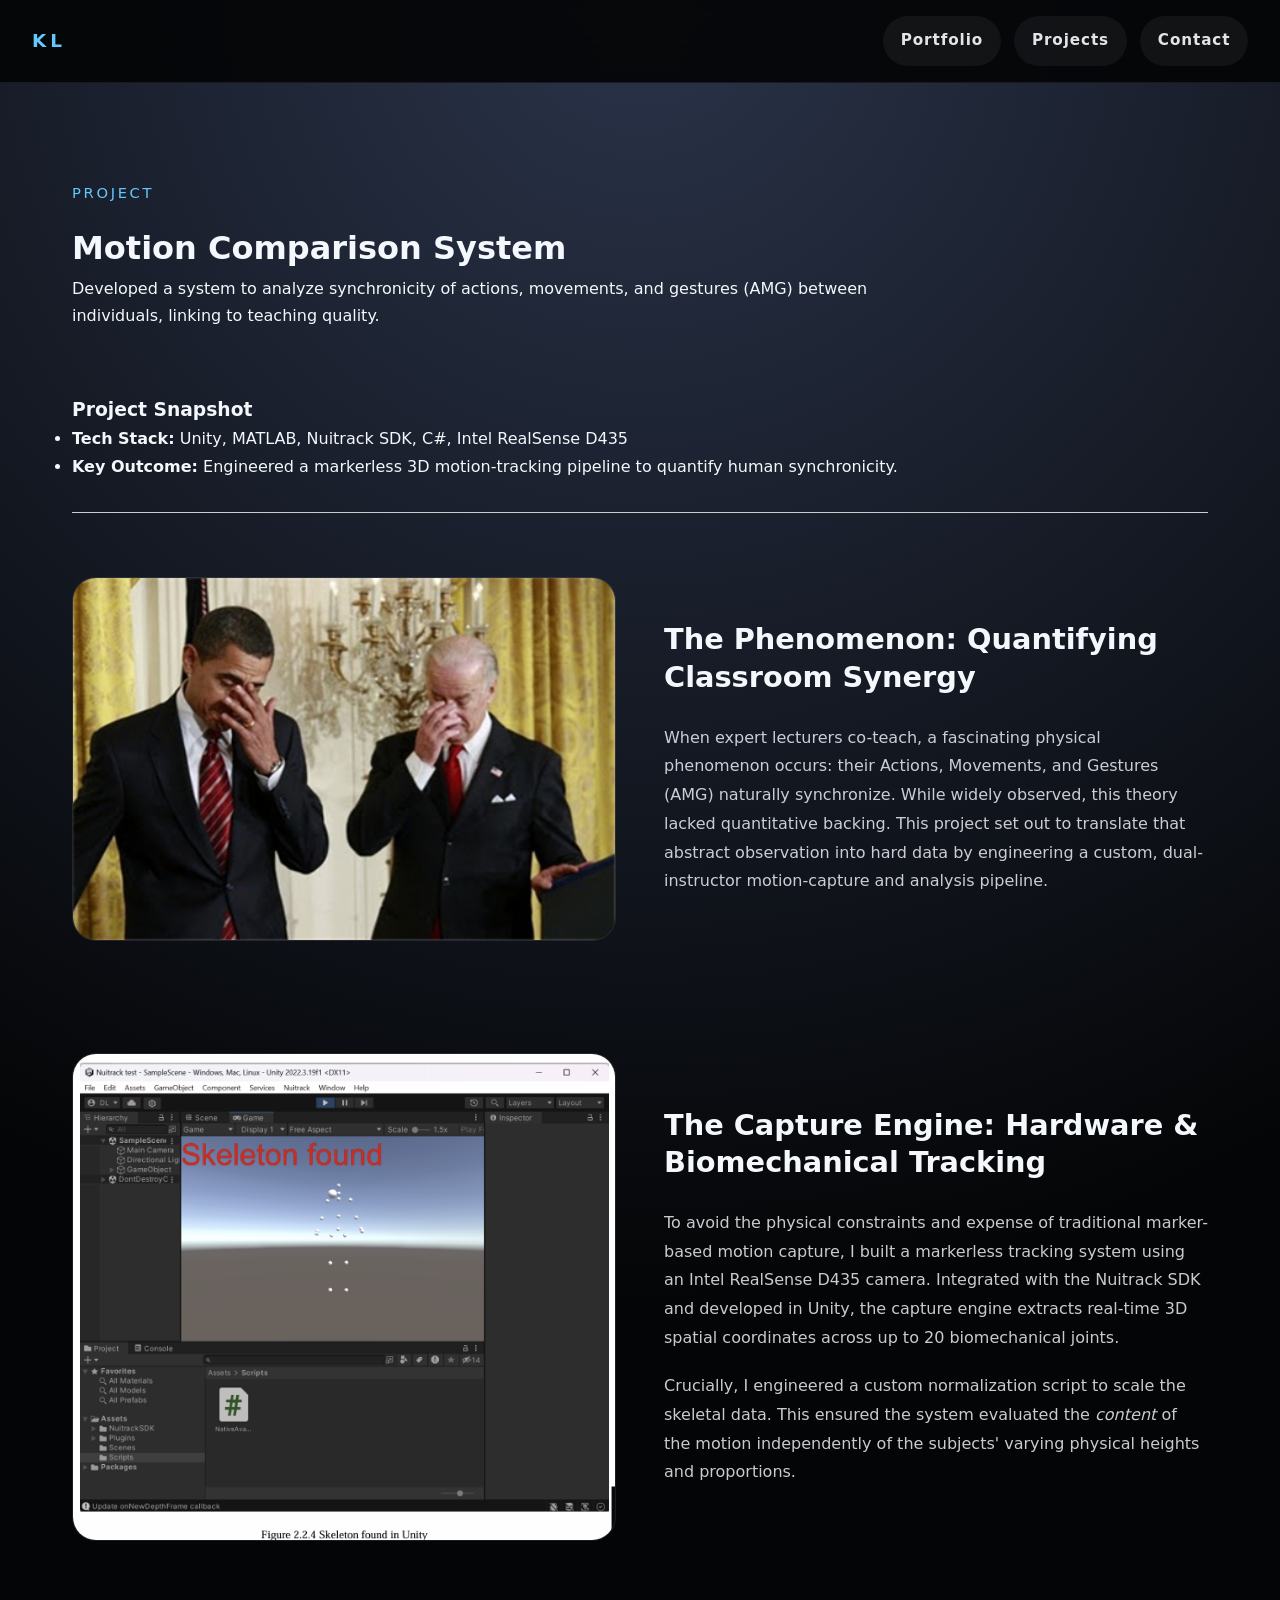
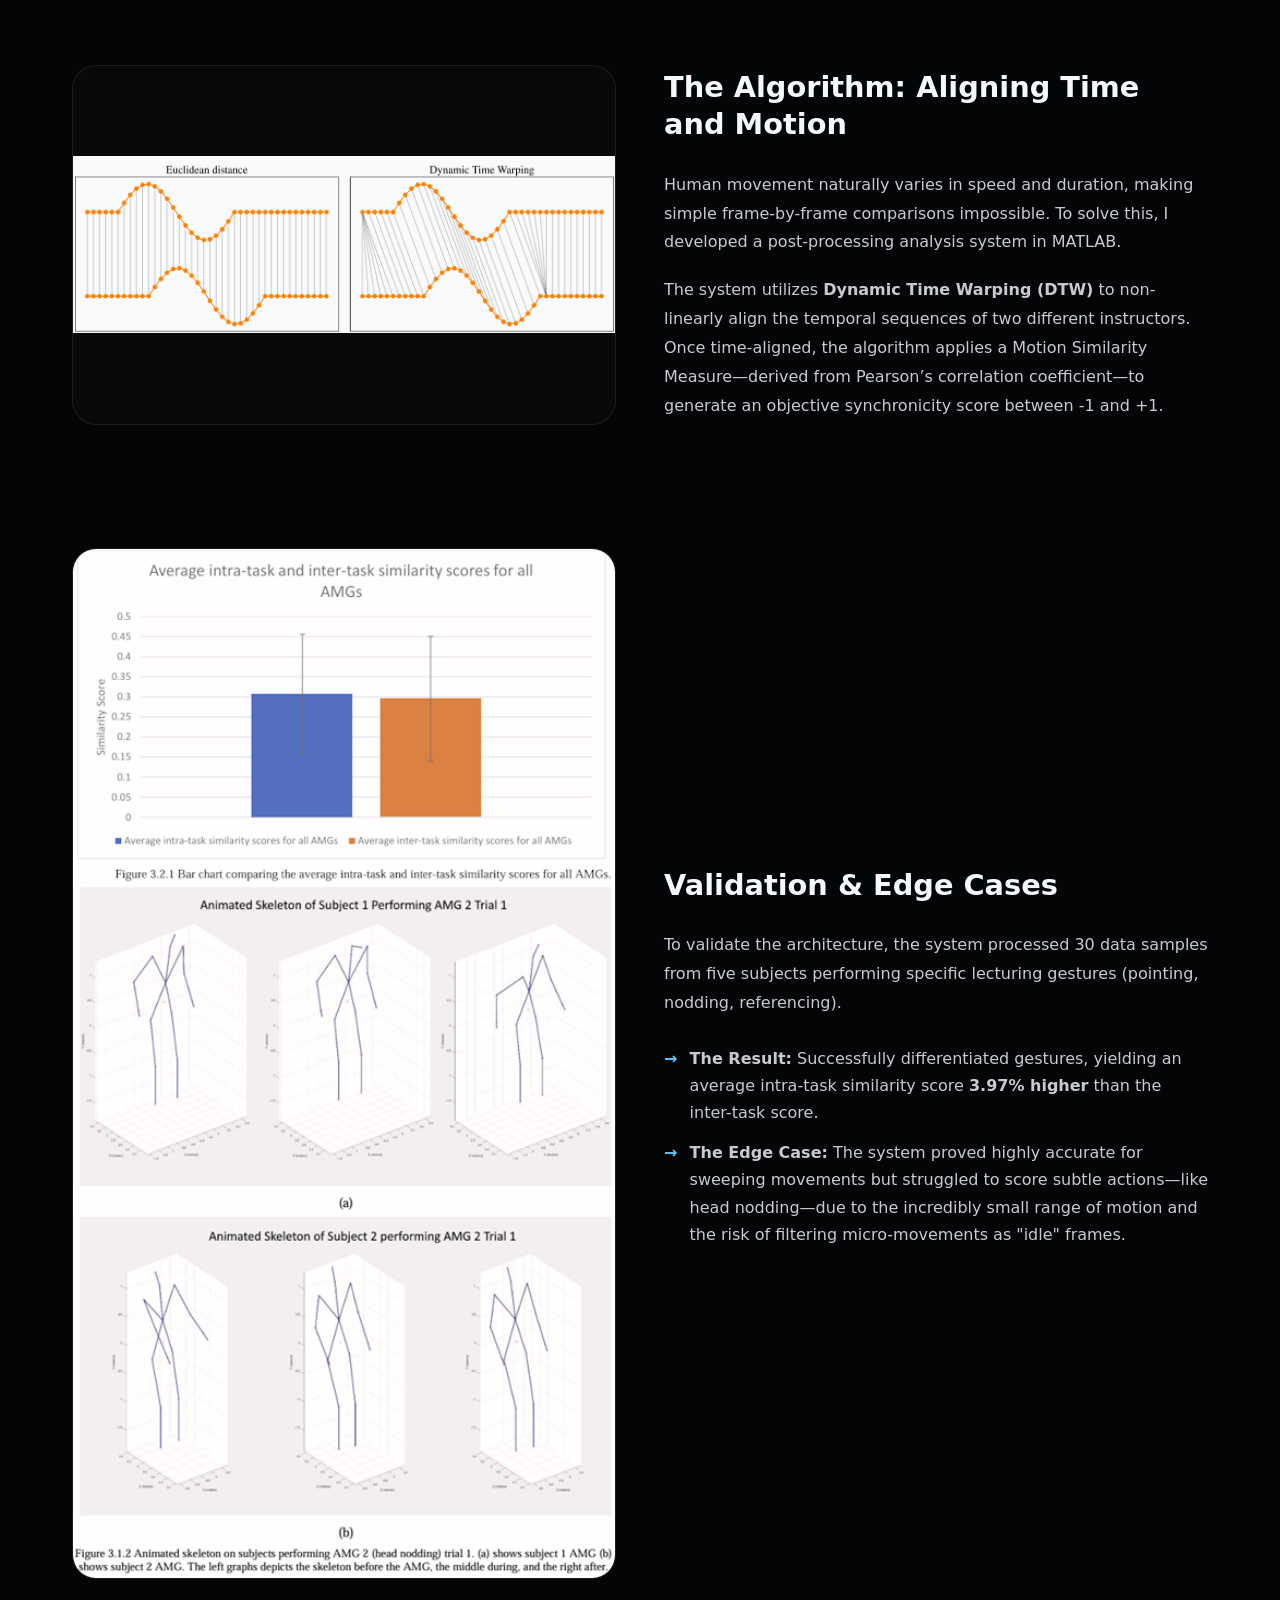
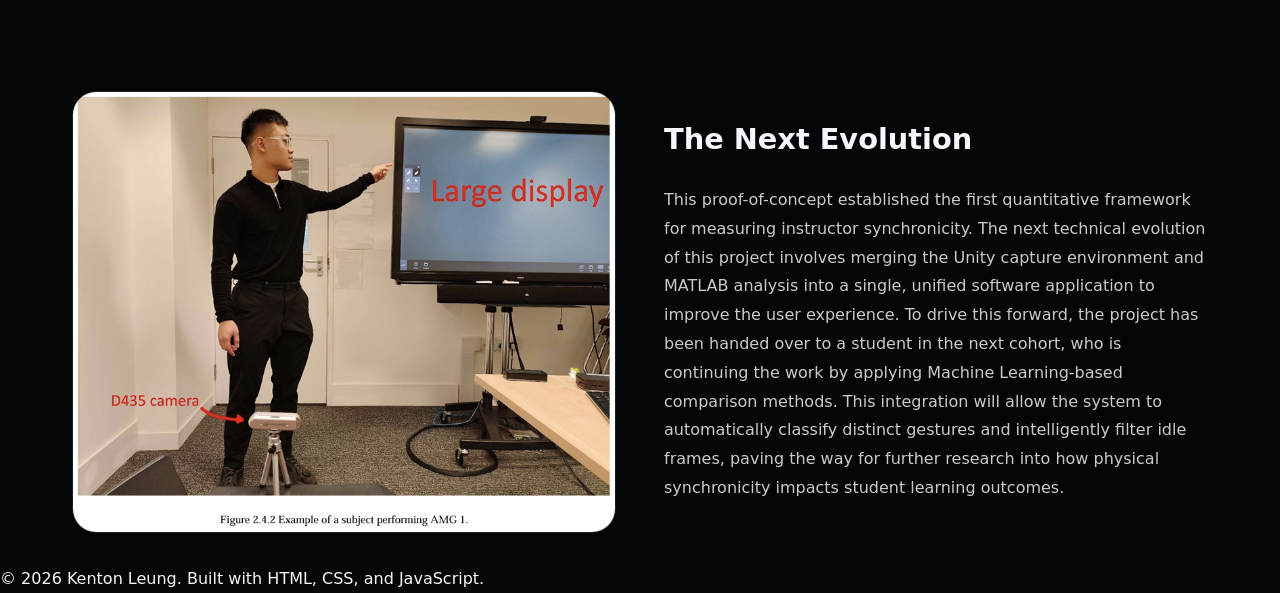
<file: projects/motion-comparison.html>
<!DOCTYPE html>
<html lang="en">
<head>
  <meta charset="UTF-8" />
  <meta name="viewport" content="width=device-width, initial-scale=1.0" />
  <title>Motion Comparison System | Kenton Leung</title>
  <link rel="stylesheet" href="../styles.css" />
</head>
<body class="project-page">
  <header class="site-header">
    <div class="site-brand"><a href="../index.html" style="color: inherit; text-decoration: none;">KL</a></div>
    <nav class="site-nav">
      <a href="../index.html">Portfolio</a>
      <a href="../index.html#projects">Projects</a>
      <a href="../index.html#contact">Contact</a>
    </nav>
  </header>
  <main class="container">
    <div style="margin-top: 6rem; margin-bottom: 4rem; max-width: 800px;">
      <p class="eyebrow">Project</p>
      <h1>Motion Comparison System</h1>
      <p class="headline">Developed a system to analyze synchronicity of actions, movements, and gestures (AMG) between individuals, linking to teaching quality.</p>
    </div>
    
    <section class="project-snapshot">
      <h3>Project Snapshot</h3>
      <ul>
        <li><strong>Tech Stack:</strong> Unity, MATLAB, Nuitrack SDK, C#, Intel RealSense D435</li>
        <li><strong>Key Outcome:</strong> Engineered a markerless 3D motion-tracking pipeline to quantify human synchronicity.</li>
      </ul>
      <hr style="margin: 2rem 0; border: none; border-top: 1px solid #ccc;" />
    </section>

    <section class="presentation-sections">
      <article class="presentation-section">
        <div class="presentation-visual">
          <img src="../ppt_images/slide10_shape3.png" alt="Motion comparison system interface showing dual-instructor pose overlay and AMG analysis" loading="lazy" />
        </div>
        <div class="presentation-content">
          <h3>The Phenomenon: Quantifying Classroom Synergy</h3>
          <p>When expert lecturers co-teach, a fascinating physical phenomenon occurs: their Actions, Movements, and Gestures (AMG) naturally synchronize. While widely observed, this theory lacked quantitative backing. This project set out to translate that abstract observation into hard data by engineering a custom, dual-instructor motion-capture and analysis pipeline.</p>
        </div>
      </article>

      <article class="presentation-section">
        <div class="presentation-visual">
          <img src="../ppt_images/slide10_shape4.png" alt="Depth data capture analysis showing skeleton tracking and pose joint extraction" loading="lazy" />
        </div>
        <div class="presentation-content">
          <h3>The Capture Engine: Hardware & Biomechanical Tracking</h3>
          <p>To avoid the physical constraints and expense of traditional marker-based motion capture, I built a markerless tracking system using an Intel RealSense D435 camera. Integrated with the Nuitrack SDK and developed in Unity, the capture engine extracts real-time 3D spatial coordinates across up to 20 biomechanical joints.</p>
          <p>Crucially, I engineered a custom normalization script to scale the skeletal data. This ensured the system evaluated the <em>content</em> of the motion independently of the subjects' varying physical heights and proportions.</p>
        </div>
      </article>

      <article class="presentation-section">
        <div class="presentation-visual">
          <img src="../ppt_images/slide10_shape5.png" alt="AMG synchronicity scoring algorithm comparing instructor motion timings and gesture coordination" loading="lazy" />
        </div>
        <div class="presentation-content">
          <h3>The Algorithm: Aligning Time and Motion</h3>
          <p>Human movement naturally varies in speed and duration, making simple frame-by-frame comparisons impossible. To solve this, I developed a post-processing analysis system in MATLAB.</p>
          <p>The system utilizes <strong>Dynamic Time Warping (DTW)</strong> to non-linearly align the temporal sequences of two different instructors. Once time-aligned, the algorithm applies a Motion Similarity Measure—derived from Pearson’s correlation coefficient—to generate an objective synchronicity score between -1 and +1.</p>
        </div>
      </article>

      <article class="presentation-section">
        <div class="presentation-visual">
          <img src="../ppt_images/slide10_shape6.png" alt="Instructor motion visualization showing overlaid skeleton tracks and gesture heat maps" loading="lazy" />
        </div>
        <div class="presentation-content">
          <h3>Validation & Edge Cases</h3>
          <p>To validate the architecture, the system processed 30 data samples from five subjects performing specific lecturing gestures (pointing, nodding, referencing).</p>
          <ul>
            <li><strong>The Result:</strong> Successfully differentiated gestures, yielding an average intra-task similarity score <strong>3.97% higher</strong> than the inter-task score.</li>
            <li><strong>The Edge Case:</strong> The system proved highly accurate for sweeping movements but struggled to score subtle actions—like head nodding—due to the incredibly small range of motion and the risk of filtering micro-movements as "idle" frames.</li>
          </ul>
        </div>
      </article>

      <article class="presentation-section">
        <div class="presentation-visual">
          <img src="../ppt_images/slide10_shape7.png" alt="Summary dashboard showing AMG metrics across multiple lecture sessions and performance correlations" loading="lazy" />
        </div>
        <div class="presentation-content">
          <h3>The Next Evolution</h3>
          <p>This proof-of-concept established the first quantitative framework for measuring instructor synchronicity. The next technical evolution of this project involves merging the Unity capture environment and MATLAB analysis into a single, unified software application to improve the user experience. To drive this forward, the project has been handed over to a student in the next cohort, who is continuing the work by applying Machine Learning-based comparison methods. This integration will allow the system to automatically classify distinct gestures and intelligently filter idle frames, paving the way for further research into how physical synchronicity impacts student learning outcomes.</p>
        </div>
      </article>
    </section>
  </main>
  <footer class="footer">
    <p>© 2026 Kenton Leung. Built with HTML, CSS, and JavaScript.</p>
  </footer>
  <script src="../script.js"></script>
</body>
</html>
</file>
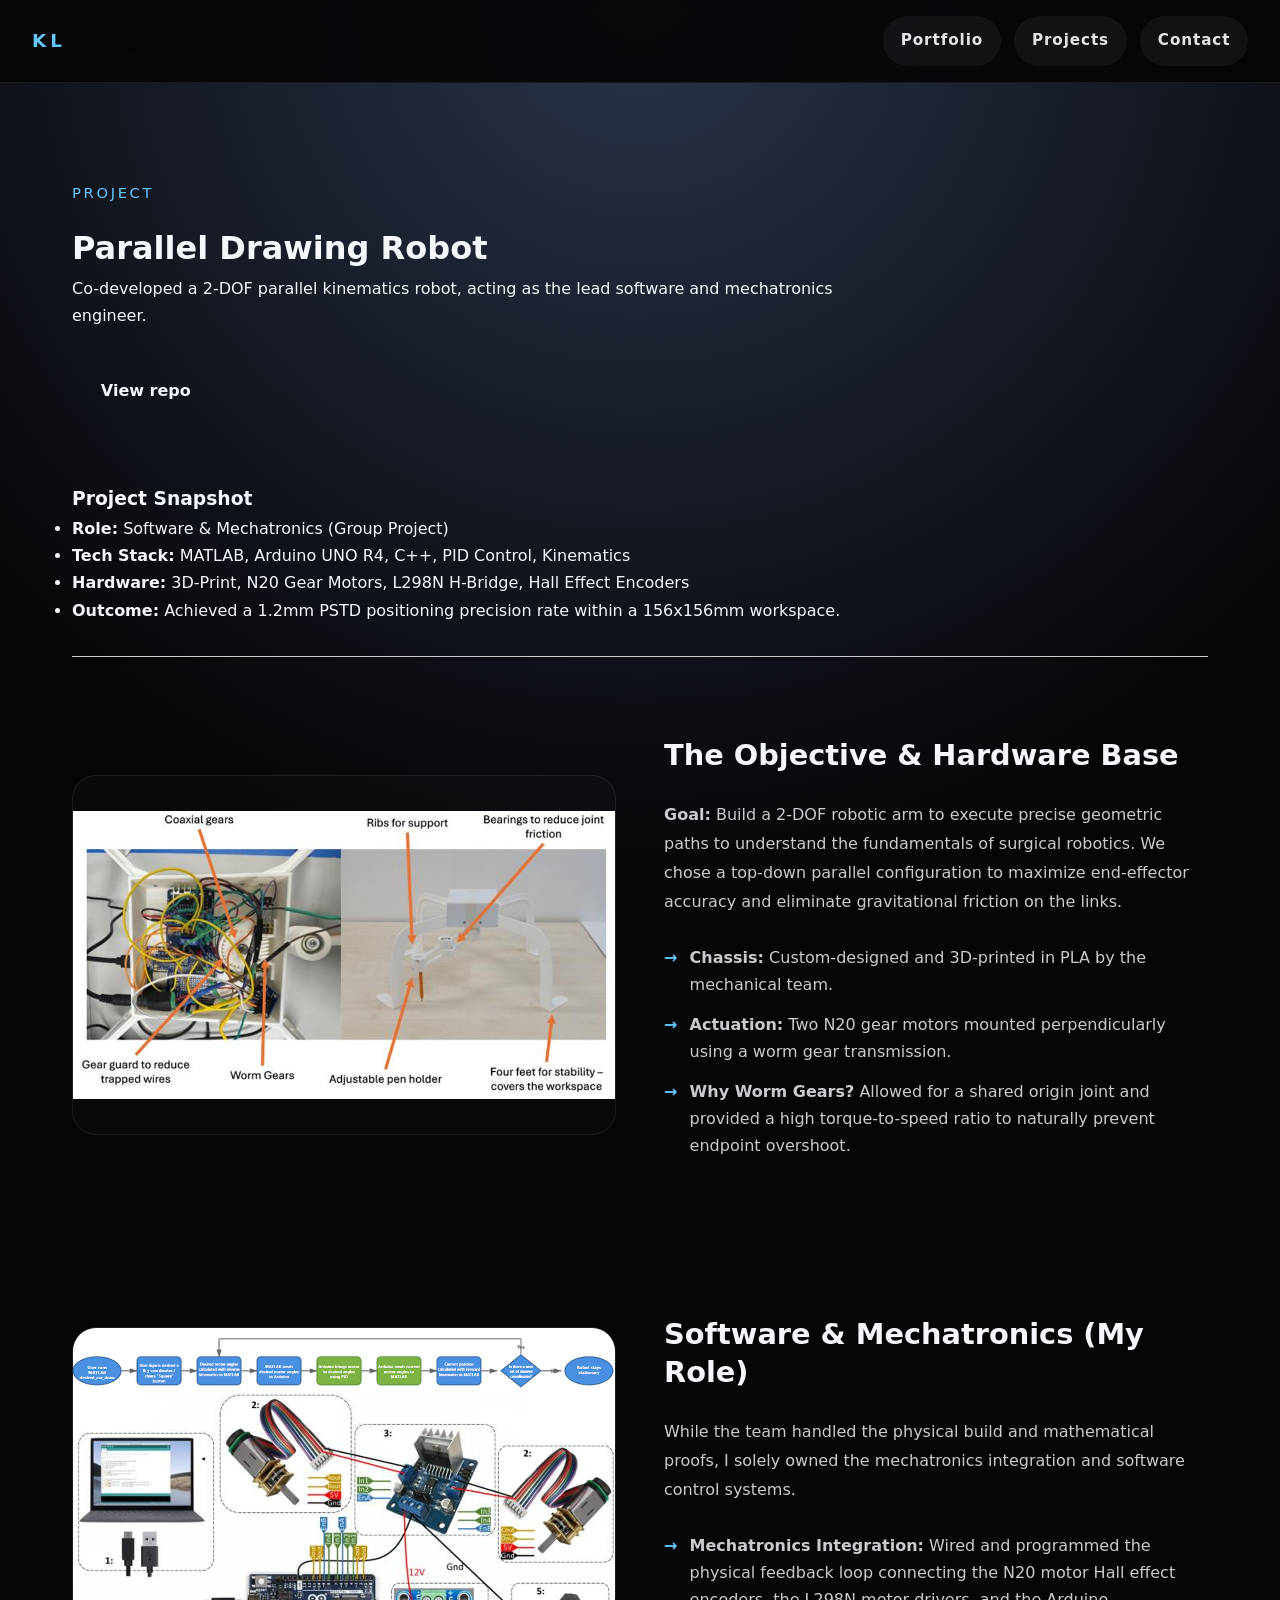
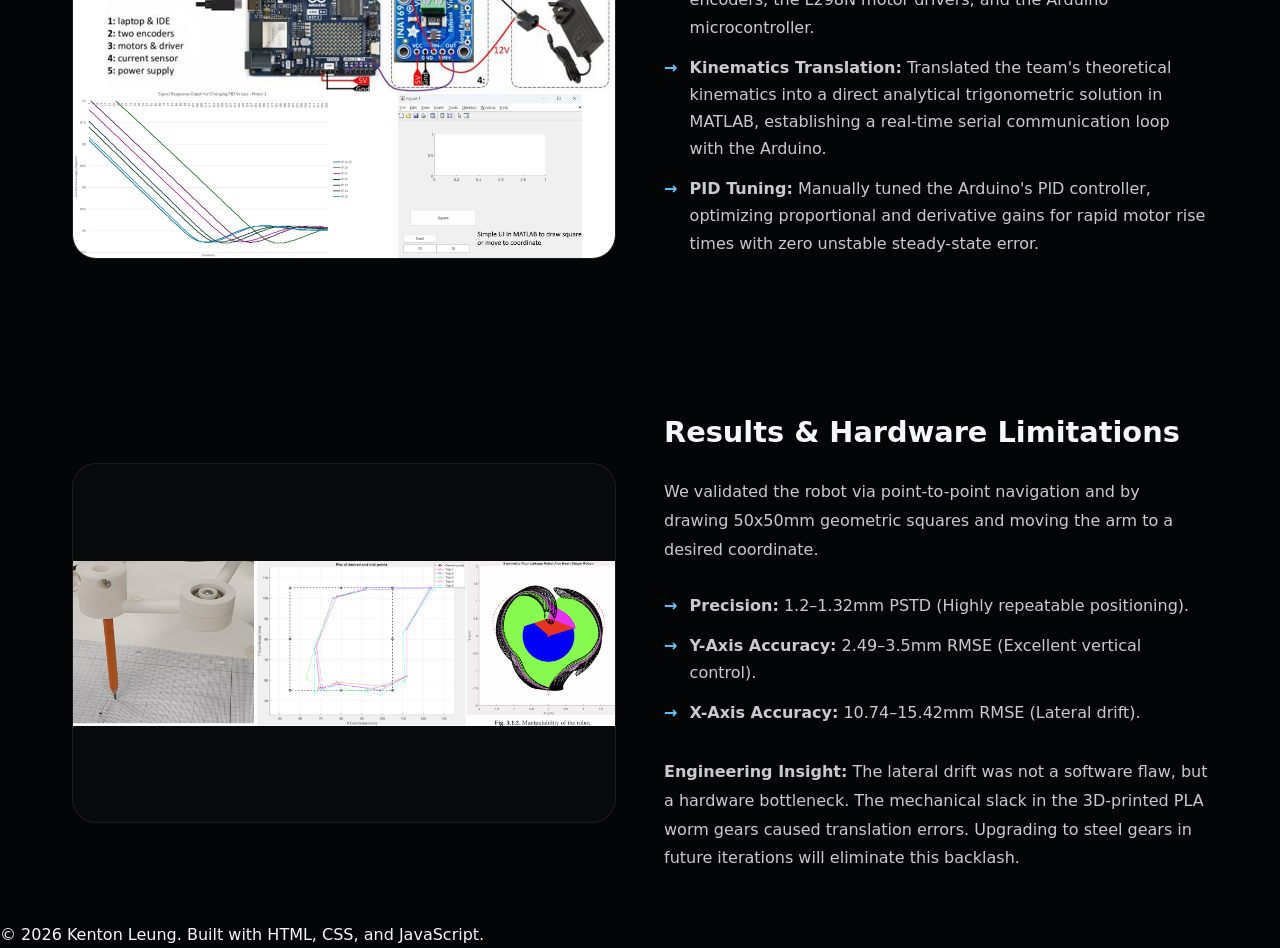
<file: projects/parallel-drawing-robot.html>
<!DOCTYPE html>
<html lang="en">
<head>
  <meta charset="UTF-8" />
  <meta name="viewport" content="width=device-width, initial-scale=1.0" />
  <title>Parallel Drawing Robot | Kenton Leung</title>
  <link rel="stylesheet" href="../styles.css" />
</head>
<body class="project-page">
  <header class="site-header">
    <div class="site-brand"><a href="../index.html" style="color: inherit; text-decoration: none;">KL</a></div>
    <nav class="site-nav">
      <a href="../index.html">Portfolio</a>
      <a href="../index.html#projects">Projects</a>
      <a href="../index.html#contact">Contact</a>
    </nav>
  </header>
  <main class="container">
    <div style="margin-top: 6rem; margin-bottom: 4rem; max-width: 800px;">
      <p class="eyebrow">Project</p>
      <h1>Parallel Drawing Robot</h1>
      <p class="headline">Co-developed a 2-DOF parallel kinematics robot, acting as the lead software and mechatronics engineer.</p>
      <div class="hero-actions" style="margin-top: 2rem;">
        <a class="button secondary" href="https://github.com/Lucas-G-Xu/Applied-Medical-Robotics-Group-8" target="_blank" rel="noreferrer">View repo</a>
      </div>
    </div>
    
    <section class="project-snapshot">
      <h3>Project Snapshot</h3>
      <ul>
        <li><strong>Role:</strong> Software & Mechatronics (Group Project)</li>
        <li><strong>Tech Stack:</strong> MATLAB, Arduino UNO R4, C++, PID Control, Kinematics</li>
        <li><strong>Hardware:</strong> 3D-Print, N20 Gear Motors, L298N H-Bridge, Hall Effect Encoders</li>
        <li><strong>Outcome:</strong> Achieved a 1.2mm PSTD positioning precision rate within a 156x156mm workspace.</li>
      </ul>
      <hr style="margin: 2rem 0; border: none; border-top: 1px solid #ccc;" />
    </section>

    <section class="presentation-sections">
      <article class="presentation-section">
        <div class="presentation-visual">
          <img src="../ppt_images/slide8_shape2.png" alt="Parallel drawing robot assembly showing 3D printed PLA structure" loading="lazy" />
        </div>
        <div class="presentation-content">
          <h3>The Objective & Hardware Base</h3>
          <p><strong>Goal:</strong> Build a 2-DOF robotic arm to execute precise geometric paths to understand the fundamentals of surgical robotics. We chose a top-down parallel configuration to maximize end-effector accuracy and eliminate gravitational friction on the links.</p>
          <ul>
            <li><strong>Chassis:</strong> Custom-designed and 3D-printed in PLA by the mechanical team.</li>
            <li><strong>Actuation:</strong> Two N20 gear motors mounted perpendicularly using a worm gear transmission.</li>
            <li><strong>Why Worm Gears?</strong> Allowed for a shared origin joint and provided a high torque-to-speed ratio to naturally prevent endpoint overshoot.</li>
          </ul>
        </div>
      </article>

      <article class="presentation-section">
        <div class="presentation-visual">
          <img src="../ppt_images/slide8_shape4.png" alt="Control system architecture showing MATLAB and Arduino communication" loading="lazy" />
        </div>
        <div class="presentation-content">
          <h3>Software & Mechatronics (My Role)</h3>
          <p>While the team handled the physical build and mathematical proofs, I solely owned the mechatronics integration and software control systems.</p>
          <ul>
            <li><strong>Mechatronics Integration:</strong> Wired and programmed the physical feedback loop connecting the N20 motor Hall effect encoders, the L298N motor drivers, and the Arduino microcontroller.</li>
            <li><strong>Kinematics Translation:</strong> Translated the team's theoretical kinematics into a direct analytical trigonometric solution in MATLAB, establishing a real-time serial communication loop with the Arduino.</li>
            <li><strong>PID Tuning:</strong> Manually tuned the Arduino's PID controller, optimizing proportional and derivative gains for rapid motor rise times with zero unstable steady-state error.</li>
          </ul>
        </div>
      </article>

      <article class="presentation-section">
        <div class="presentation-visual">
          <img src="../ppt_images/slide8_shape5.png" alt="Drawing accuracy results scatter plot" loading="lazy" />
        </div>
        <div class="presentation-content">
          <h3>Results & Hardware Limitations</h3>
          <p>We validated the robot via point-to-point navigation and by drawing 50x50mm geometric squares and moving the arm to a desired coordinate.</p>
          <ul>
            <li><strong>Precision:</strong> 1.2–1.32mm PSTD (Highly repeatable positioning).</li>
            <li><strong>Y-Axis Accuracy:</strong> 2.49–3.5mm RMSE (Excellent vertical control).</li>
            <li><strong>X-Axis Accuracy:</strong> 10.74–15.42mm RMSE (Lateral drift).</li>
          </ul>
          <p><strong>Engineering Insight:</strong> The lateral drift was not a software flaw, but a hardware bottleneck. The mechanical slack in the 3D-printed PLA worm gears caused translation errors. Upgrading to steel gears in future iterations will eliminate this backlash.</p>
        </div>
      </article>
    </section>
  </main>
  <footer class="footer">
    <p>© 2026 Kenton Leung. Built with HTML, CSS, and JavaScript.</p>
  </footer>
  <script src="../script.js"></script>
</body>
</html>
</file>
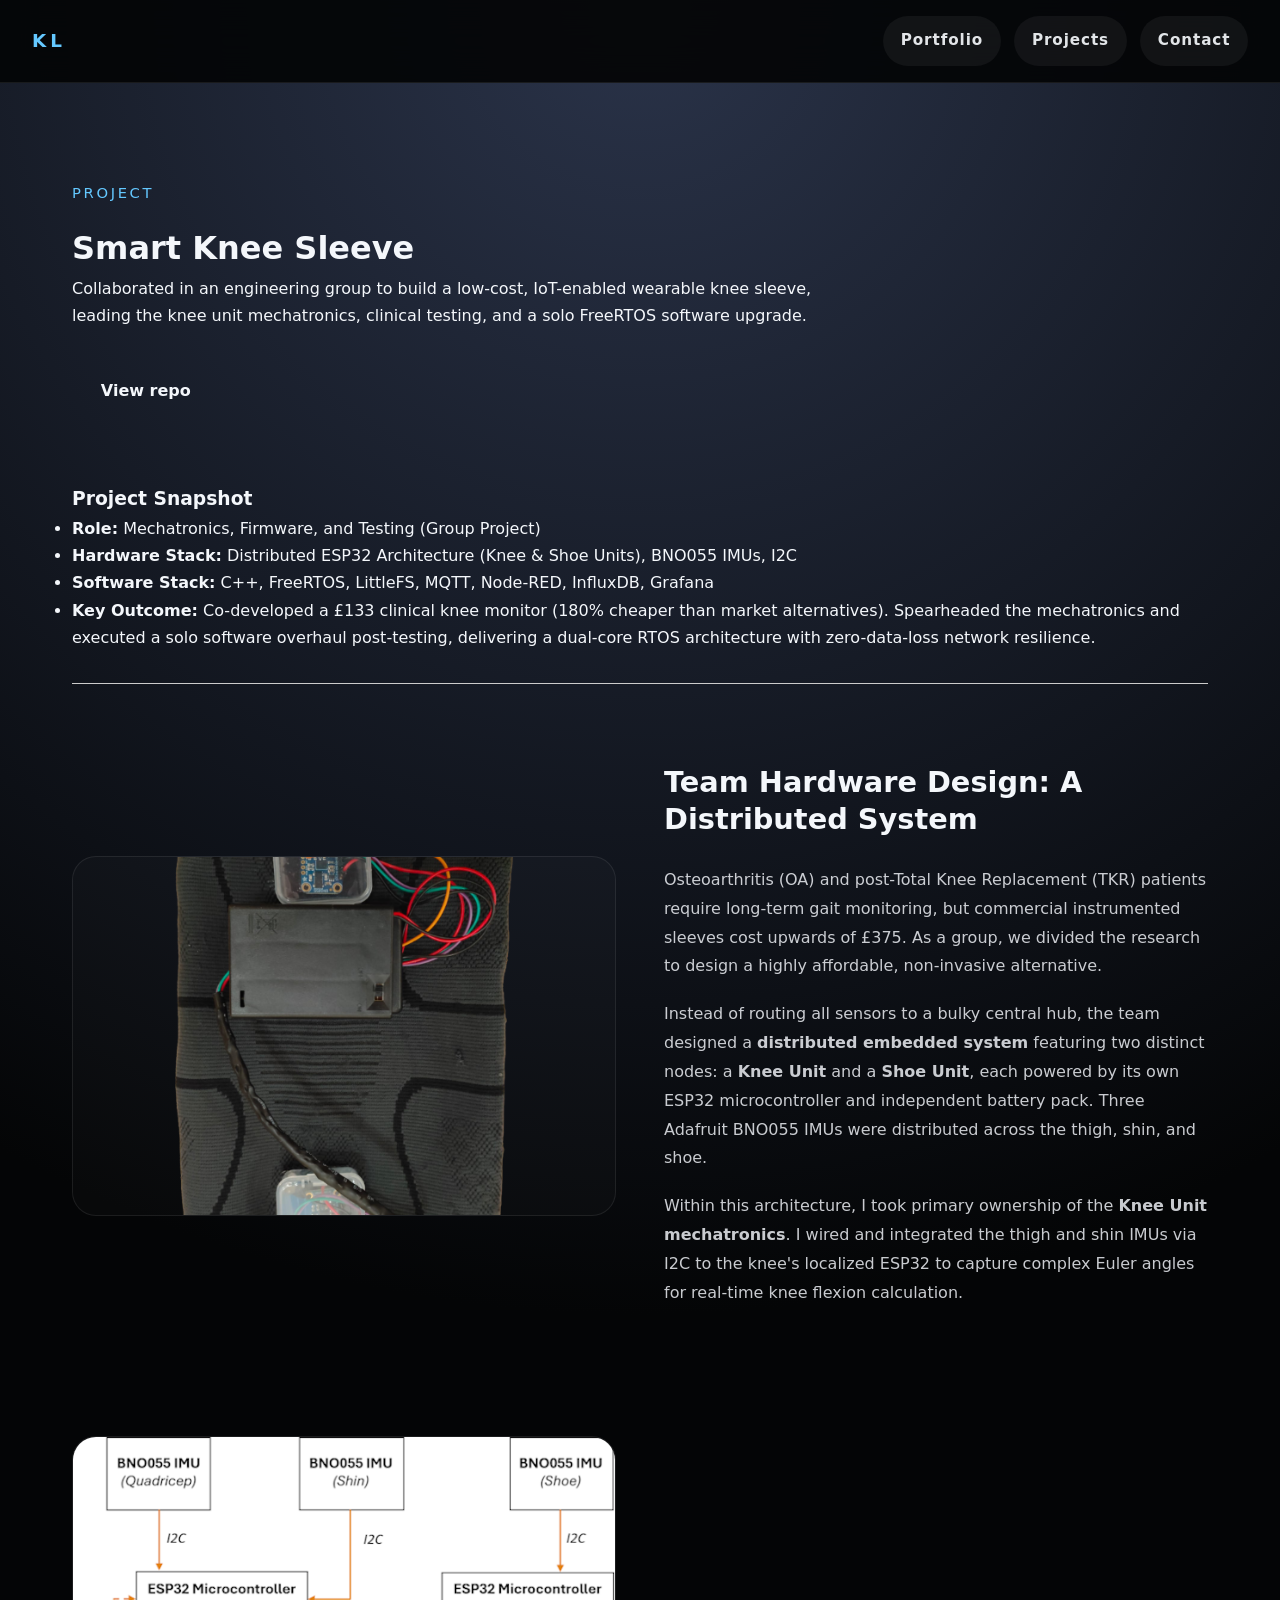
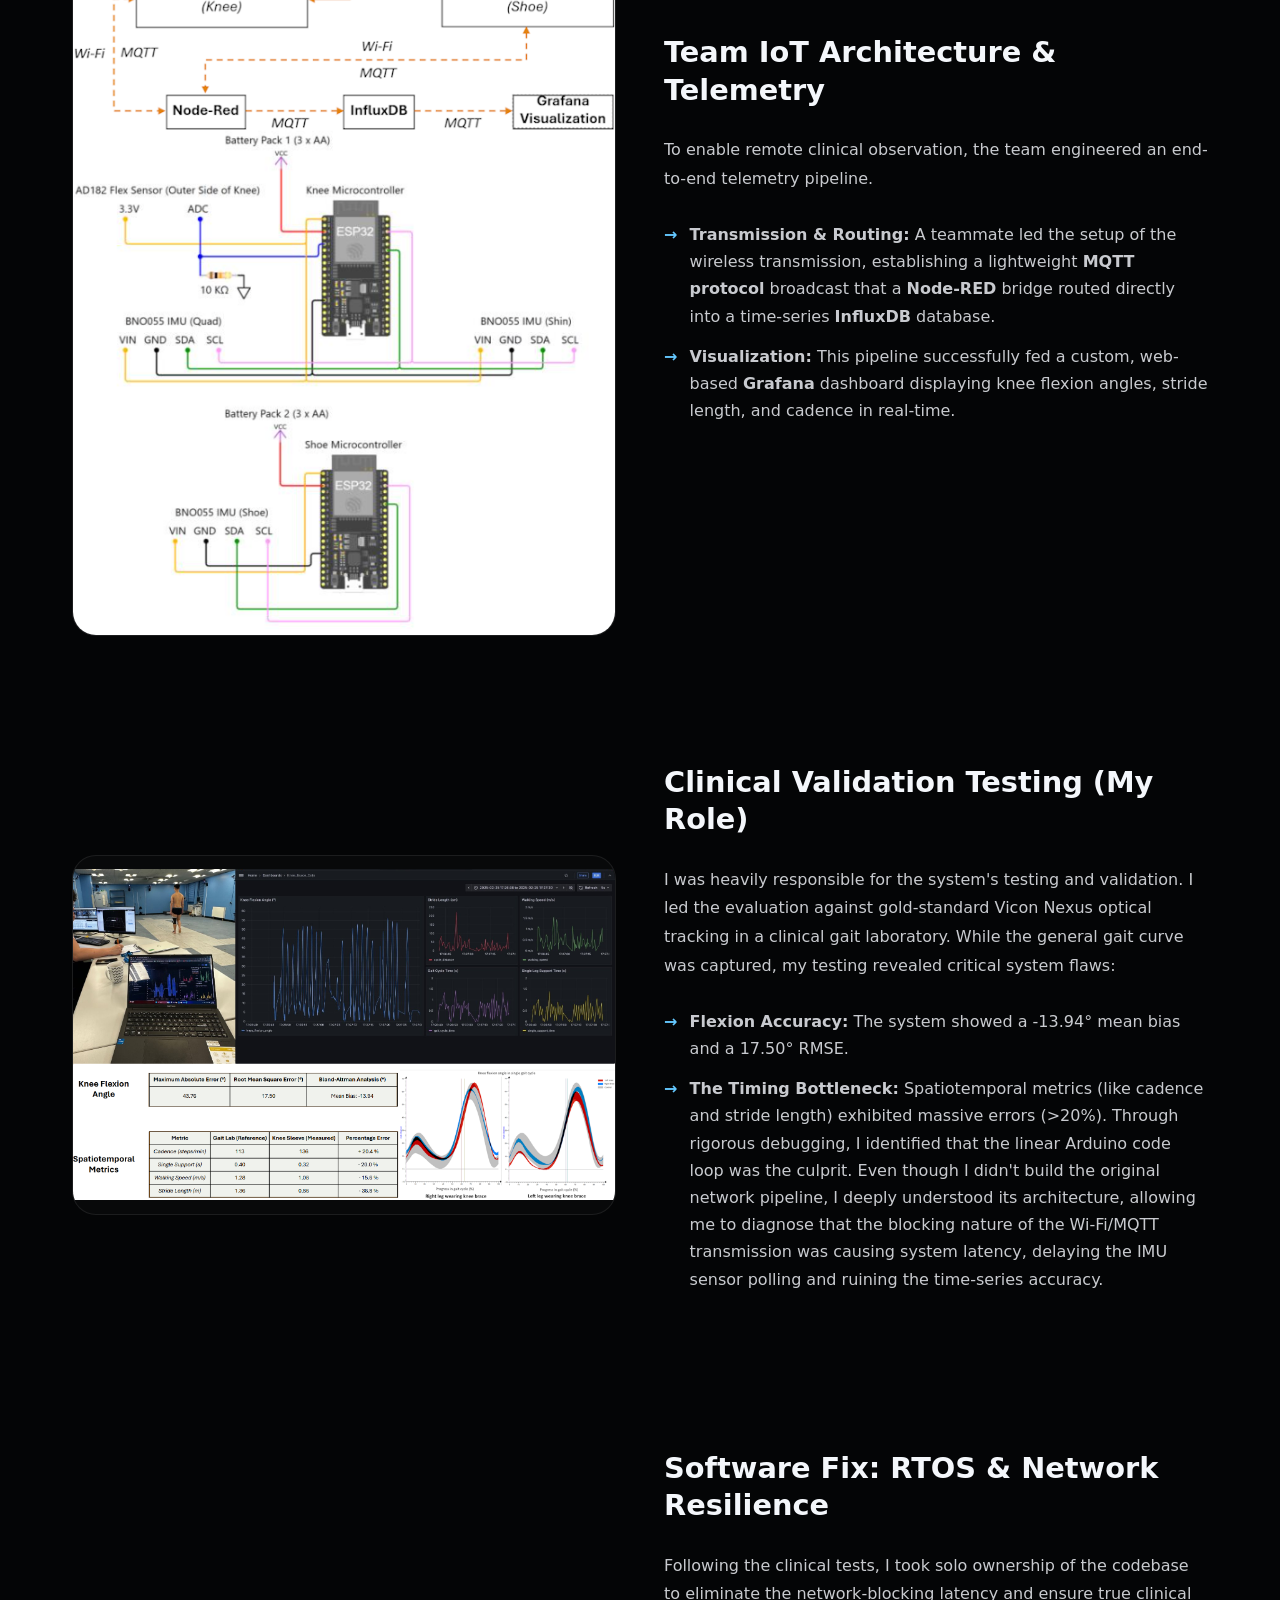
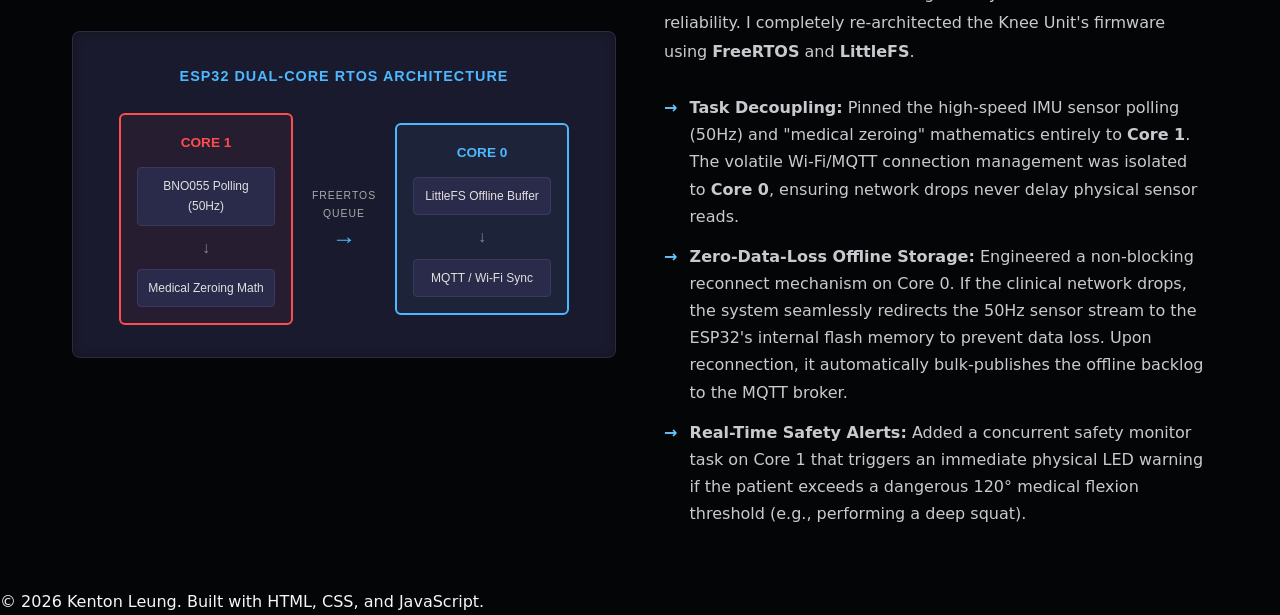
<file: projects/smart-knee-sleeve.html>
<!DOCTYPE html>
<html lang="en">
<head>
  <meta charset="UTF-8" />
  <meta name="viewport" content="width=device-width, initial-scale=1.0" />
  <title>Smart Knee Sleeve | Kenton Leung</title>
  <link rel="stylesheet" href="../styles.css" />
</head>
<body class="project-page">
  <header class="site-header">
    <div class="site-brand"><a href="../index.html" style="color: inherit; text-decoration: none;">KL</a></div>
    <nav class="site-nav">
      <a href="../index.html">Portfolio</a>
      <a href="../index.html#projects">Projects</a>
      <a href="../index.html#contact">Contact</a>
    </nav>
  </header>
  <main class="container">
    <div style="margin-top: 6rem; margin-bottom: 4rem; max-width: 800px;">
      <p class="eyebrow">Project</p>
      <h1>Smart Knee Sleeve</h1>
      <p class="headline">Collaborated in an engineering group to build a low-cost, IoT-enabled wearable knee sleeve, leading the knee unit mechatronics, clinical testing, and a solo FreeRTOS software upgrade.</p>
      <div class="hero-actions" style="margin-top: 2rem;">
        <a class="button secondary" href="https://github.com/kentonleung/Knee-Sleeve" target="_blank" rel="noreferrer">View repo</a>
      </div>
    </div>
    
    <section class="project-snapshot">
      <h3>Project Snapshot</h3>
      <ul>
        <li><strong>Role:</strong> Mechatronics, Firmware, and Testing (Group Project)</li>
        <li><strong>Hardware Stack:</strong> Distributed ESP32 Architecture (Knee & Shoe Units), BNO055 IMUs, I2C</li>
        <li><strong>Software Stack:</strong> C++, FreeRTOS, LittleFS, MQTT, Node-RED, InfluxDB, Grafana</li>
        <li><strong>Key Outcome:</strong> Co-developed a £133 clinical knee monitor (180% cheaper than market alternatives). Spearheaded the mechatronics and executed a solo software overhaul post-testing, delivering a dual-core RTOS architecture with zero-data-loss network resilience.</li>
      </ul>
      <hr style="margin: 2rem 0; border: none; border-top: 1px solid #ccc;" />
    </section>

    <section class="presentation-sections">
      
      <article class="presentation-section">
        <div class="presentation-visual">
          <img src="../ppt_images/slide6_shape2.png" alt="Wearable knee sleeve showing ESP32 microcontroller and BNO055 IMU placement" loading="lazy" style="transform: rotate(90deg);" />
        </div>
        <div class="presentation-content">
          <h3>Team Hardware Design: A Distributed System</h3>
          <p>Osteoarthritis (OA) and post-Total Knee Replacement (TKR) patients require long-term gait monitoring, but commercial instrumented sleeves cost upwards of £375. As a group, we divided the research to design a highly affordable, non-invasive alternative.</p>
          <p>Instead of routing all sensors to a bulky central hub, the team designed a <strong>distributed embedded system</strong> featuring two distinct nodes: a <strong>Knee Unit</strong> and a <strong>Shoe Unit</strong>, each powered by its own ESP32 microcontroller and independent battery pack. Three Adafruit BNO055 IMUs were distributed across the thigh, shin, and shoe.</p>
          <p>Within this architecture, I took primary ownership of the <strong>Knee Unit mechatronics</strong>. I wired and integrated the thigh and shin IMUs via I2C to the knee's localized ESP32 to capture complex Euler angles for real-time knee flexion calculation.</p>
        </div>
      </article>

      <article class="presentation-section">
        <div class="presentation-visual">
          <img src="../ppt_images/slide6_shape3.png" alt="IoT data pipeline showing MQTT, Node-RED, InfluxDB, and Grafana integration" loading="lazy" />
        </div>
        <div class="presentation-content">
          <h3>Team IoT Architecture & Telemetry</h3>
          <p>To enable remote clinical observation, the team engineered an end-to-end telemetry pipeline.</p>
          <ul>
            <li><strong>Transmission & Routing:</strong> A teammate led the setup of the wireless transmission, establishing a lightweight <strong>MQTT protocol</strong> broadcast that a <strong>Node-RED</strong> bridge routed directly into a time-series <strong>InfluxDB</strong> database.</li>
            <li><strong>Visualization:</strong> This pipeline successfully fed a custom, web-based <strong>Grafana</strong> dashboard displaying knee flexion angles, stride length, and cadence in real-time.</li>
          </ul>
        </div>
      </article>

      <article class="presentation-section">
        <div class="presentation-visual">
          <img src="../ppt_images/slide6_shape4.png" alt="Clinical gait lab data showing out-of-sync maxima and minima compared to ground truth" loading="lazy" />
        </div>
        <div class="presentation-content">
          <h3>Clinical Validation Testing (My Role)</h3>
          <p>I was heavily responsible for the system's testing and validation. I led the evaluation against gold-standard Vicon Nexus optical tracking in a clinical gait laboratory. While the general gait curve was captured, my testing revealed critical system flaws:</p>
          <ul>
            <li><strong>Flexion Accuracy:</strong> The system showed a -13.94° mean bias and a 17.50° RMSE.</li>
            <li><strong>The Timing Bottleneck:</strong> Spatiotemporal metrics (like cadence and stride length) exhibited massive errors (>20%). Through rigorous debugging, I identified that the linear Arduino code loop was the culprit. Even though I didn't build the original network pipeline, I deeply understood its architecture, allowing me to diagnose that the blocking nature of the Wi-Fi/MQTT transmission was causing system latency, delaying the IMU sensor polling and ruining the time-series accuracy.</li>
          </ul>
        </div>
      </article>

      <article class="presentation-section">
        
        <div class="presentation-visual" style="background-color: #1a1a2e; padding: 2rem; border-radius: 8px; display: flex; flex-direction: column; align-items: center; justify-content: center; color: #e0e0e0; font-family: sans-serif; min-height: 300px; box-shadow: inset 0 0 10px rgba(0,0,0,0.3);">
          
          <div style="margin-bottom: 1.5rem; font-weight: bold; letter-spacing: 1px; color: #4db8ff; text-transform: uppercase; font-size: 0.9rem; text-align: center;">
            ESP32 Dual-Core RTOS Architecture
          </div>
          
          <div style="display: flex; align-items: center; justify-content: space-between; width: 100%; max-width: 450px; gap: 1rem;">
            
            <div style="flex: 1; border: 2px solid #ff4d4d; border-radius: 6px; padding: 1rem; background-color: rgba(255, 77, 77, 0.05); text-align: center;">
              <div style="font-size: 0.85rem; color: #ff4d4d; font-weight: bold; margin-bottom: 0.8rem;">CORE 1</div>
              <div style="background-color: #2a2a4a; padding: 0.5rem; border-radius: 4px; margin-bottom: 0.5rem; font-size: 0.75rem; border: 1px solid #3a3a5a;">BNO055 Polling (50Hz)</div>
              <div style="font-size: 1rem; margin-bottom: 0.5rem; color: #888;">↓</div>
              <div style="background-color: #2a2a4a; padding: 0.5rem; border-radius: 4px; font-size: 0.75rem; border: 1px solid #3a3a5a;">Medical Zeroing Math</div>
            </div>

            <div style="display: flex; flex-direction: column; align-items: center; justify-content: center; min-width: 70px;">
              <div style="font-size: 0.65rem; color: #aaa; text-transform: uppercase; letter-spacing: 1px; text-align: center; margin-bottom: 5px;">FreeRTOS<br>Queue</div>
              <div style="font-size: 1.5rem; color: #4db8ff; line-height: 1;">→</div>
            </div>

            <div style="flex: 1; border: 2px solid #4db8ff; border-radius: 6px; padding: 1rem; background-color: rgba(77, 184, 255, 0.05); text-align: center;">
              <div style="font-size: 0.85rem; color: #4db8ff; font-weight: bold; margin-bottom: 0.8rem;">CORE 0</div>
              <div style="background-color: #2a2a4a; padding: 0.5rem; border-radius: 4px; margin-bottom: 0.5rem; font-size: 0.75rem; border: 1px solid #3a3a5a;">LittleFS Offline Buffer</div>
              <div style="font-size: 1rem; margin-bottom: 0.5rem; color: #888;">↓</div>
              <div style="background-color: #2a2a4a; padding: 0.5rem; border-radius: 4px; font-size: 0.75rem; border: 1px solid #3a3a5a;">MQTT / Wi-Fi Sync</div>
            </div>
            
          </div>
        </div>

        <div class="presentation-content">
          <h3>Software Fix: RTOS & Network Resilience</h3>
          <p>Following the clinical tests, I took solo ownership of the codebase to eliminate the network-blocking latency and ensure true clinical reliability. I completely re-architected the Knee Unit's firmware using <strong>FreeRTOS</strong> and <strong>LittleFS</strong>.</p>
          <ul>
            <li><strong>Task Decoupling:</strong> Pinned the high-speed IMU sensor polling (50Hz) and "medical zeroing" mathematics entirely to <strong>Core 1</strong>. The volatile Wi-Fi/MQTT connection management was isolated to <strong>Core 0</strong>, ensuring network drops never delay physical sensor reads.</li>
            <li><strong>Zero-Data-Loss Offline Storage:</strong> Engineered a non-blocking reconnect mechanism on Core 0. If the clinical network drops, the system seamlessly redirects the 50Hz sensor stream to the ESP32's internal flash memory to prevent data loss. Upon reconnection, it automatically bulk-publishes the offline backlog to the MQTT broker.</li>
            <li><strong>Real-Time Safety Alerts:</strong> Added a concurrent safety monitor task on Core 1 that triggers an immediate physical LED warning if the patient exceeds a dangerous 120° medical flexion threshold (e.g., performing a deep squat).</li>
          </ul>
        </div>
      </article>
      
    </section>
  </main>
  <footer class="footer">
    <p>© 2026 Kenton Leung. Built with HTML, CSS, and JavaScript.</p>
  </footer>
  <script src="../script.js"></script>
</body>
</html>
</file>
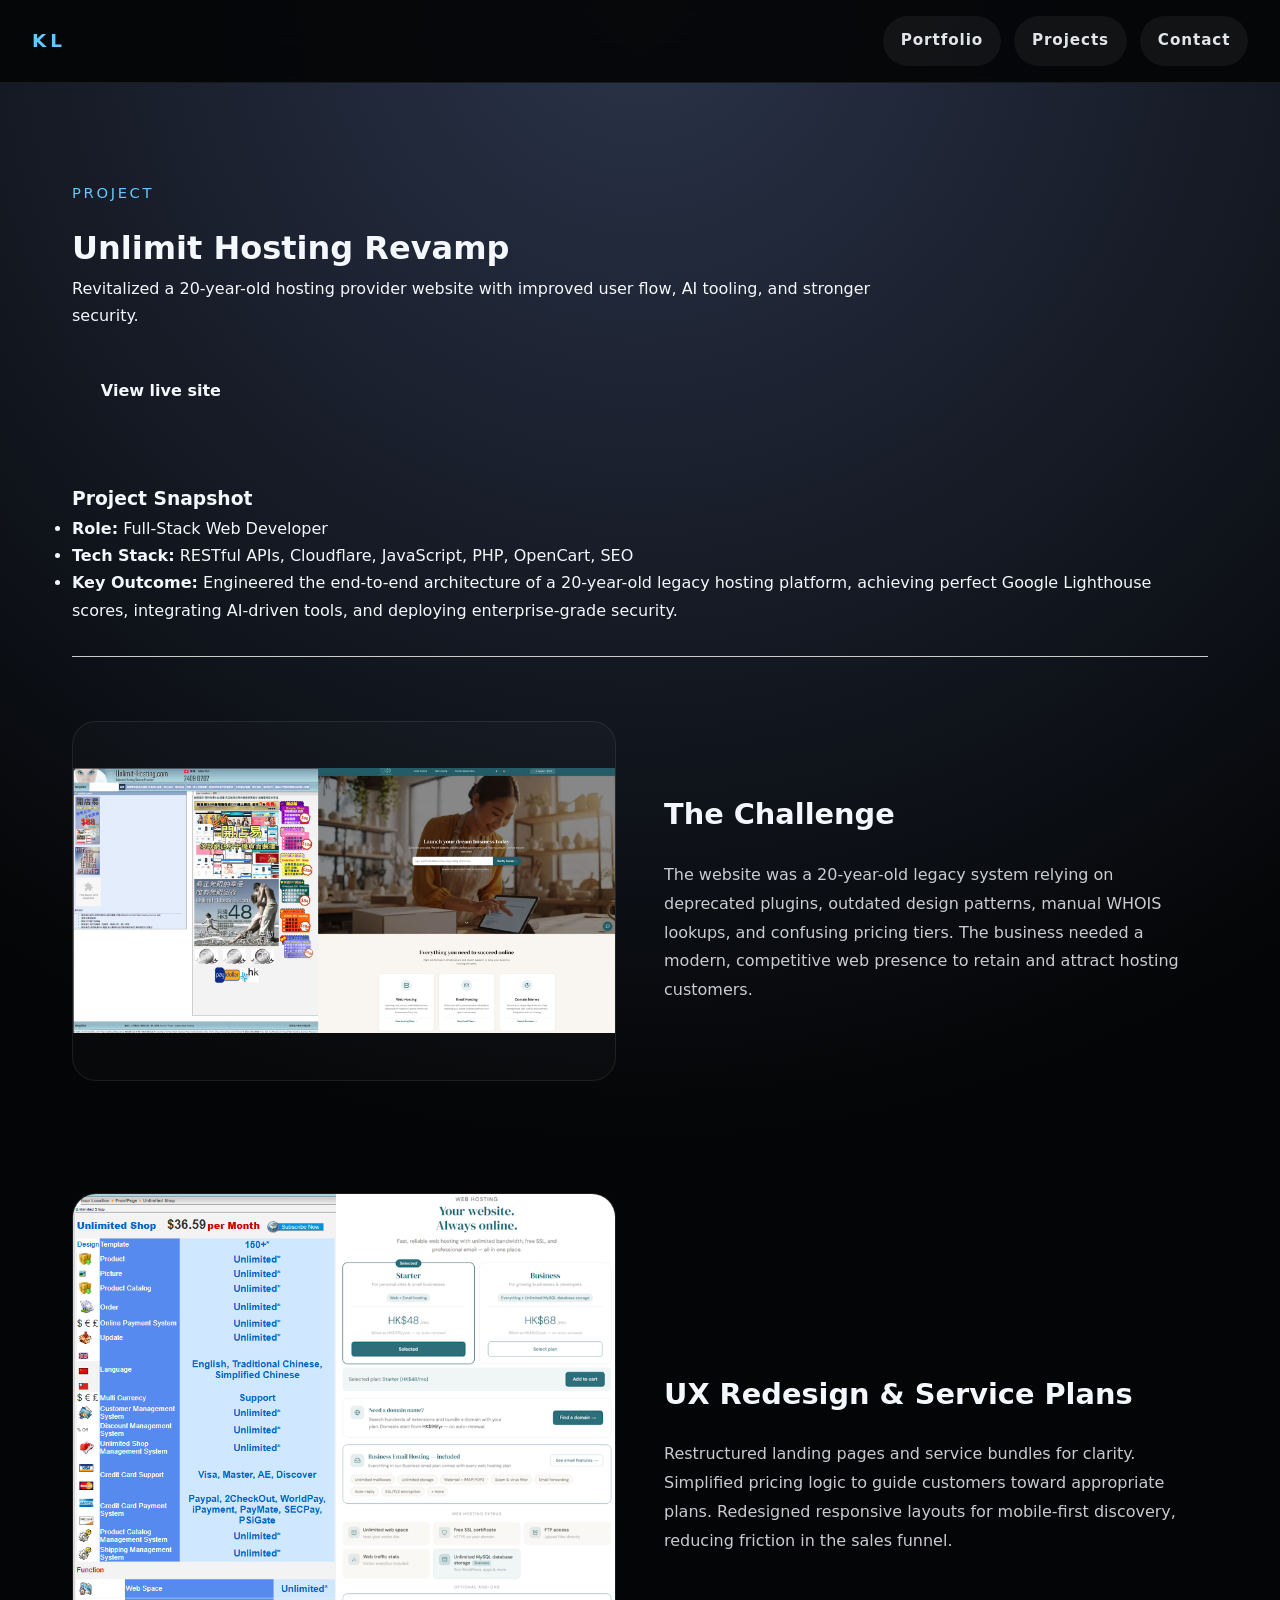
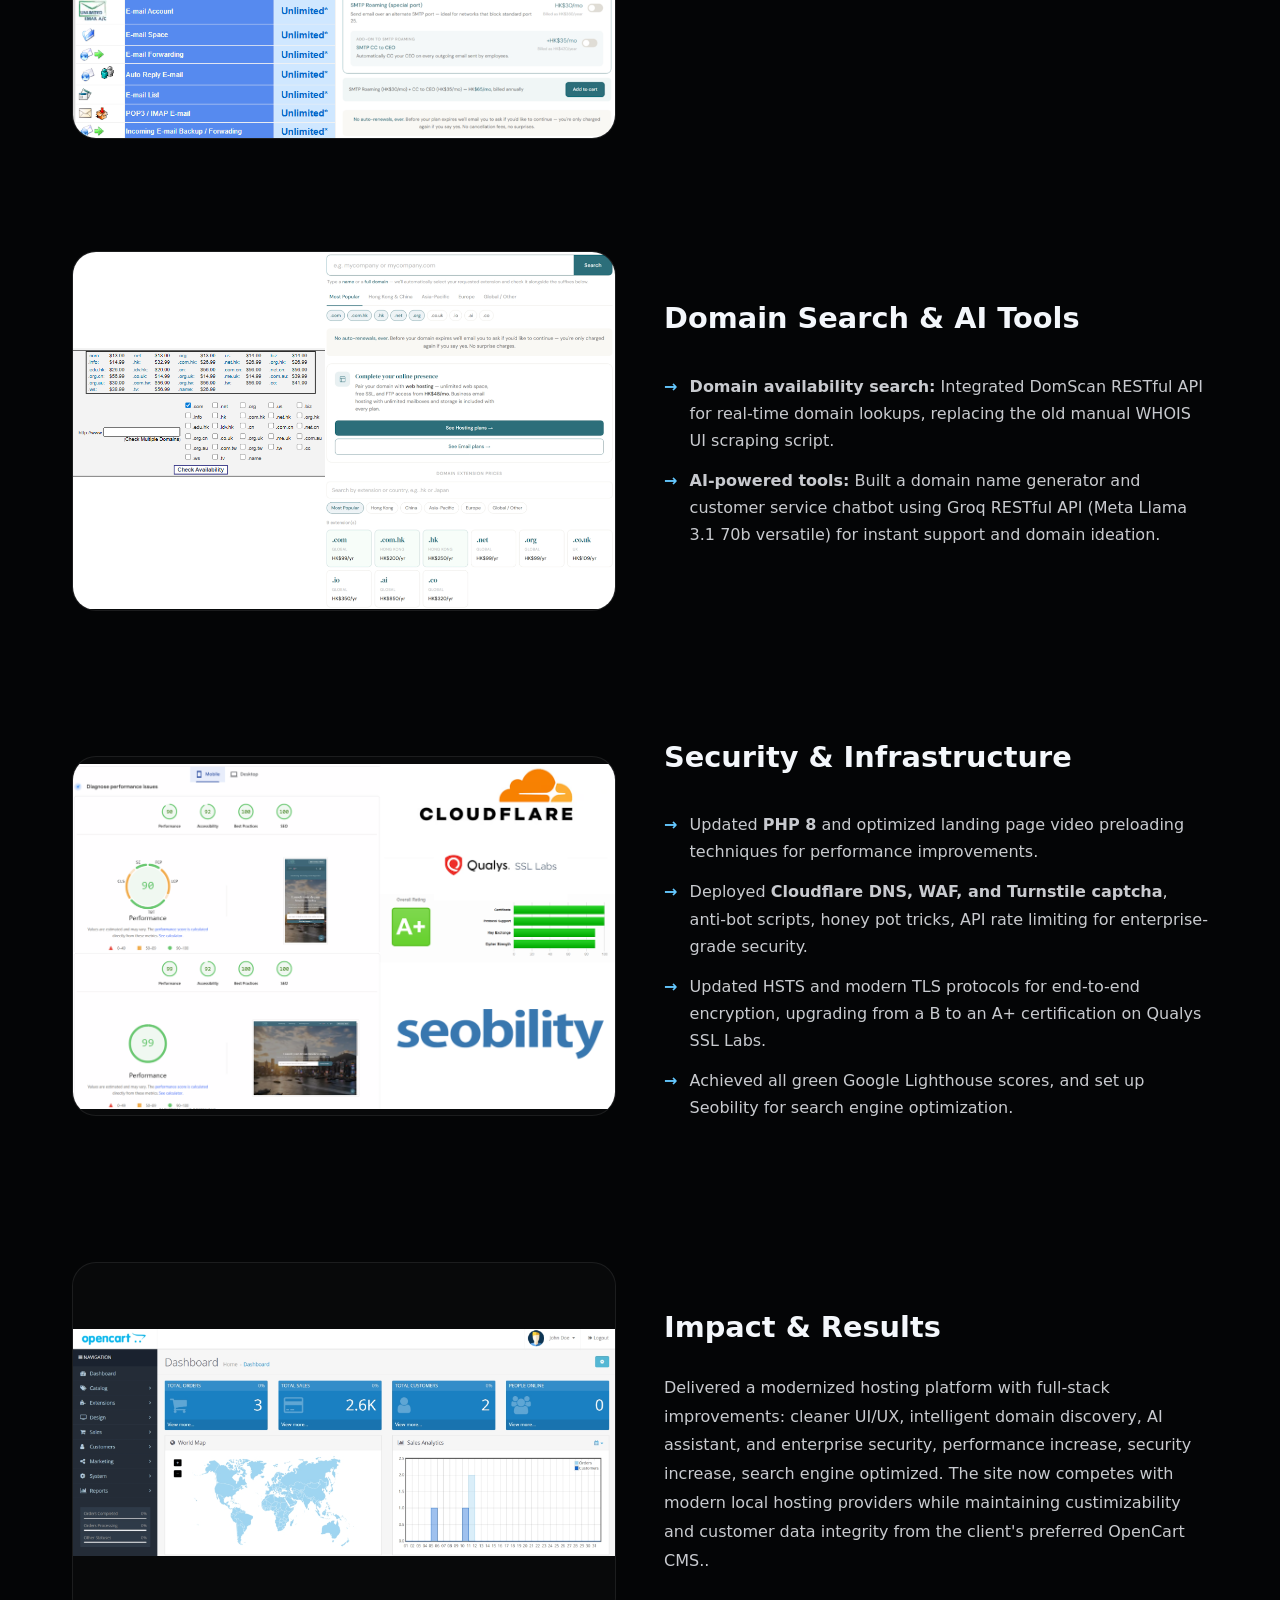
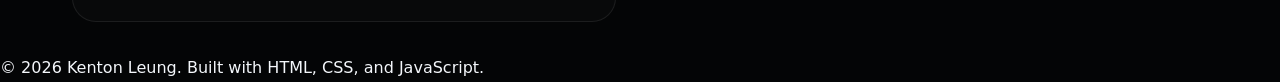
<file: projects/unlimit-hosting.html>
<!DOCTYPE html>
<html lang="en">
<head>
  <meta charset="UTF-8" />
  <meta name="viewport" content="width=device-width, initial-scale=1.0" />
  <title>Unlimit Hosting Revamp | Kenton Leung</title>
  <link rel="stylesheet" href="../styles.css" />
</head>
<body class="project-page">
  <header class="site-header">
    <div class="site-brand"><a href="../index.html" style="color: inherit; text-decoration: none;">KL</a></div>
    <nav class="site-nav">
      <a href="../index.html">Portfolio</a>
      <a href="../index.html#projects">Projects</a>
      <a href="../index.html#contact">Contact</a>
    </nav>
  </header>
  <main class="container">
    <div style="margin-top: 6rem; margin-bottom: 4rem; max-width: 800px;">
      <p class="eyebrow">Project</p>
      <h1>Unlimit Hosting Revamp</h1>
      <p class="headline">Revitalized a 20-year-old hosting provider website with improved user flow, AI tooling, and stronger security.</p>
      <div class="hero-actions" style="margin-top: 2rem;">
        <a class="button secondary" href="https://www.unlimit-hosting.com/" target="_blank" rel="noreferrer">View live site</a>
      </div>
    </div>
    <section class="project-snapshot">
      <h3>Project Snapshot</h3>
      <ul>
        <li><strong>Role:</strong> Full-Stack Web Developer</li>
        <li><strong>Tech Stack:</strong> RESTful APIs, Cloudflare, JavaScript, PHP, OpenCart, SEO</li>
        <li><strong>Key Outcome:</strong> Engineered the end-to-end architecture of a 20-year-old legacy hosting platform, achieving perfect Google Lighthouse scores, integrating AI-driven tools, and deploying enterprise-grade security.</li>
      </ul>
      <hr style="margin: 2rem 0; border: none; border-top: 1px solid #ccc;" />
    </section>
    <section class="presentation-sections">
      <article class="presentation-section">
        <div class="presentation-visual">
          <img src="../ppt_images/slide1_shape1.png" alt="Unlimit Hosting homepage redesign with modernized layout and hero section" loading="lazy" />
        </div>
        <div class="presentation-content">
          <h3>The Challenge</h3>
          <p>The website was a 20-year-old legacy system relying on deprecated plugins, outdated design patterns, manual WHOIS lookups, and confusing pricing tiers. The business needed a modern, competitive web presence to retain and attract hosting customers.</p>
        </div>
      </article>

      <article class="presentation-section">
        <div class="presentation-visual">
          <img src="../ppt_images/slide1_shape3.png" alt="Service plans redesign showing tiered hosting packages with clear feature comparison" loading="lazy" />
        </div>
        <div class="presentation-content">
          <h3>UX Redesign & Service Plans</h3>
          <p>Restructured landing pages and service bundles for clarity. Simplified pricing logic to guide customers toward appropriate plans. Redesigned responsive layouts for mobile-first discovery, reducing friction in the sales funnel.</p>
        </div>
      </article>

      <article class="presentation-section">
        <div class="presentation-visual">
          <img src="../ppt_images/slide1_shape4.png" alt="Domain availability search tool using DomScan REST API integration" loading="lazy" />
        </div>
        <div class="presentation-content">
          <h3>Domain Search & AI Tools</h3>
          <ul>
            <li><strong>Domain availability search:</strong> Integrated DomScan RESTful API for real-time domain lookups, replacing the old manual WHOIS UI scraping script.</li>
            <li><strong>AI-powered tools:</strong> Built a domain name generator and customer service chatbot using Groq RESTful API (Meta Llama 3.1 70b versatile) for instant support and domain ideation.</li>
          </ul>
        </div>
      </article>

      <article class="presentation-section">
        <div class="presentation-visual">
          <img src="../ppt_images/slide1_shape6.png" alt="Security architecture showing Cloudflare integration, HSTS, and modern TLS configuration" loading="lazy" />
        </div>
        <div class="presentation-content">
          <h3>Security & Infrastructure</h3>
          <ul>
            <li>Updated <strong>PHP 8</strong> and optimized landing page video preloading techniques for performance improvements.</li>
            <li>Deployed <strong>Cloudflare DNS, WAF, and Turnstile captcha</strong>, anti-bot scripts, honey pot tricks, API rate limiting for enterprise-grade security.</li>
            <li>Updated HSTS and modern TLS protocols for end-to-end encryption, upgrading from a B to an A+ certification on Qualys SSL Labs.</li>
            <li>Achieved all green Google Lighthouse scores, and set up Seobility for search engine optimization.</li>
          </ul>
        </div>
      </article>

      <article class="presentation-section">
        <div class="presentation-visual">
          <img src="../ppt_images/slide2_shape6.png" alt="Pricing comparison matrix showing hosting tiers and feature alignment" loading="lazy" />
        </div>
        <div class="presentation-content">
          <h3>Impact & Results</h3>
          <p>Delivered a modernized hosting platform with full-stack improvements: cleaner UI/UX, intelligent domain discovery, AI assistant, and enterprise security, performance increase, security increase, search engine optimized. The site now competes with modern local hosting providers while maintaining custimizability and customer data integrity from the client's preferred OpenCart CMS..</p>
        </div>
      </article>
    </section>
  </main>
  <footer class="footer">
    <p>© 2026 Kenton Leung. Built with HTML, CSS, and JavaScript.</p>
  </footer>
  <script src="../script.js"></script>
</body>
</html>
</file>
<file: styles.css>
* {
  margin: 0;
  padding: 0;
  box-sizing: border-box;
}

html {
  scroll-behavior: smooth;
  overflow-x: hidden;
}

body {
  font-family: Inter, system-ui, sans-serif;
  background: radial-gradient(circle at top, rgba(24, 34, 58, 0.92), #040506 34%);
  color: #f4f7fb;
  line-height: 1.7;
  min-height: 100vh;
  overflow-x: hidden;
}

img {
  display: block;
  max-width: 100%;
}

a {
  color: inherit;
}

button,
input,
textarea {
  font: inherit;
}

.ambient-layer {
  position: fixed;
  inset: 0;
  pointer-events: none;
  z-index: -1;
  overflow: hidden;
}

.ambient-dot {
  position: absolute;
  border-radius: 50%;
  filter: blur(30px);
  opacity: 0.6;
}

.ambient-dot.dot-a {
  width: 340px;
  height: 340px;
  background: rgba(100, 200, 255, 0.18);
  top: 10%;
  left: 8%;
}

.ambient-dot.dot-b {
  width: 260px;
  height: 260px;
  background: rgba(255, 255, 255, 0.1);
  top: 35%;
  right: 12%;
}

.ambient-dot.dot-c {
  width: 420px;
  height: 420px;
  background: rgba(0, 212, 255, 0.12);
  bottom: 5%;
  left: 20%;
}

.site-header {
  position: sticky;
  top: 0;
  z-index: 50;
  display: flex;
  justify-content: space-between;
  align-items: center;
  padding: 1rem 2rem;
  background: rgba(4, 5, 6, 0.92);
  border-bottom: 1px solid rgba(255, 255, 255, 0.08);
  backdrop-filter: blur(18px);
}

.site-brand {
  font-size: 1.15rem;
  font-weight: 800;
  letter-spacing: 0.22em;
  color: #64c8ff;
}

.site-nav {
  display: flex;
  gap: 2rem;
}

.site-nav a {
  color: rgba(244, 247, 251, 0.82);
  text-decoration: none;
  font-size: 0.95rem;
  font-weight: 600;
  transition: color 0.2s ease;
}

.site-nav a:hover {
  color: #ffffff;
}

.hero {
  min-height: calc(100vh - 82px);
  display: grid;
  grid-template-columns: 1.1fr 0.9fr;
  align-items: center;
  gap: 3rem;
  padding: 3rem 2rem 4rem;
  position: relative;
  overflow: hidden;
}

.hero::before {
  content: '';
  position: absolute;
  inset: 0;
  background: radial-gradient(circle at top left, rgba(100, 200, 255, 0.16), transparent 28%),
    radial-gradient(circle at bottom right, rgba(0, 212, 255, 0.06), transparent 30%);
  pointer-events: none;
}

.hero-copy {
  max-width: 720px;
}

.eyebrow {
  display: inline-flex;
  margin-bottom: 1rem;
  color: #64c8ff;
  font-size: 0.92rem;
  letter-spacing: 0.18em;
  text-transform: uppercase;
}

.hero-copy h1 {
  font-size: clamp(3rem, 5vw, 4.6rem);
  line-height: 1.02;
  margin-bottom: 1.4rem;
}

.hero-copy p {
  font-size: 1.05rem;
  color: rgba(244, 247, 251, 0.78);
  max-width: 760px;
  margin-bottom: 2rem;
}

.hero-actions {
  display: flex;
  gap: 1rem;
  flex-wrap: wrap;
}

.button {
  display: inline-flex;
  align-items: center;
  justify-content: center;
  padding: 0.95rem 1.8rem;
  border-radius: 999px;
  text-decoration: none;
  font-weight: 700;
  transition: transform 0.2s ease, box-shadow 0.2s ease;
}

.button-primary {
  background: linear-gradient(135deg, #64c8ff, #00d4ff);
  color: #050608;
}

.button-secondary {
  border: 1px solid rgba(255, 255, 255, 0.16);
  color: #f4f7fb;
  background: rgba(255, 255, 255, 0.04);
}

.button:hover {
  transform: translateY(-2px);
  box-shadow: 0 18px 40px rgba(0, 0, 0, 0.18);
}

.container {
  width: min(1200px, 100%);
  margin: 0 auto;
  padding: 0 2rem;
}

.hero {
  min-height: calc(100vh - 82px);
  display: grid;
  place-items: center;
  padding: 3rem 2rem 4rem;
  position: relative;
  overflow: hidden;
}

.hero::before {
  content: '';
  position: absolute;
  inset: 0;
  background: radial-gradient(circle at top left, rgba(100, 200, 255, 0.16), transparent 28%),
    radial-gradient(circle at bottom right, rgba(0, 212, 255, 0.12), transparent 25%);
  pointer-events: none;
  opacity: 0.8;
}

.hero::after {
  content: '';
  position: absolute;
  left: 50%;
  top: 50%;
  width: 650px;
  height: 650px;
  transform: translate(-50%, -45%);
  background: radial-gradient(circle, rgba(100, 200, 255, 0.08), transparent 65%);
  filter: blur(70px);
  pointer-events: none;
}

.hero-copy,
.hero-card {
  position: relative;
  z-index: 1;
}

.hero-visual {
  margin-top: 3rem;
  max-width: 500px;
}


.hero-card {
  padding: 2.6rem;
  background: rgba(6, 9, 15, 0.84);
  border: 1px solid rgba(100, 200, 255, 0.16);
  border-radius: 38px;
  box-shadow: 0 40px 120px rgba(0, 0, 0, 0.2);
  backdrop-filter: blur(20px);
}

.hero-card p {
  text-transform: uppercase;
  letter-spacing: 0.22em;
  font-size: 0.8rem;
  color: rgba(100, 200, 255, 0.9);
  margin-bottom: 1rem;
}

.hero-card h2 {
  font-size: 1.8rem;
  margin-bottom: 0.8rem;
}

.hero-card span {
  color: rgba(255, 255, 255, 0.72);
  font-size: 0.95rem;
}

.section {
  padding: 7rem 2rem;
  position: relative;
  overflow: hidden;
}

.section::before {
  content: '';
  position: absolute;
  inset: 0;
  background: radial-gradient(circle at 15% 20%, rgba(100, 200, 255, 0.08), transparent 24%),
    radial-gradient(circle at 80% 60%, rgba(255, 255, 255, 0.04), transparent 24%);
  pointer-events: none;
}

.section-inner {
  max-width: 1200px;
  margin: 0 auto;
  position: relative;
  z-index: 1;
}

.section h2 {
  font-size: clamp(2.8rem, 4vw, 3.4rem);
  margin-bottom: 1rem;
}

.section p {
  color: rgba(244, 247, 251, 0.78);
  margin-bottom: 2rem;
  max-width: 760px;
}

.section-about .section-inner {
  display: grid;
  grid-template-columns: 1.2fr 0.8fr;
  gap: 3rem;
  align-items: center;
}

.about-cards {
  display: grid;
  gap: 1rem;
}

.info-card {
  padding: 1.6rem;
  background: rgba(255, 255, 255, 0.04);
  border: 1px solid rgba(255, 255, 255, 0.08);
  border-radius: 20px;
}

.info-card strong {
  display: block;
  font-size: 2rem;
  margin-bottom: 0.5rem;
  color: #64c8ff;
}

.info-card span {
  color: rgba(244, 247, 251, 0.72);
}

.section-work .section-header {
  margin-bottom: 3rem;
  position: sticky;
  top: 92px;
  padding: 1rem 0;
  z-index: 10;
  backdrop-filter: blur(18px);
  background: rgba(4, 5, 6, 0.86);
  border-radius: 24px;
}

.project-grid {
  display: grid;
  grid-template-columns: repeat(2, minmax(0, 1fr));
  gap: 2rem;
}

.project-card {
  display: grid;
  grid-template-rows: auto 1fr;
  gap: 1.4rem;
  background: rgba(6, 9, 15, 0.88);
  border: 1px solid rgba(255, 255, 255, 0.12);
  border-radius: 32px;
  overflow: hidden;
  transition: transform 0.28s ease, border-color 0.28s ease, box-shadow 0.28s ease;
}

.project-card:hover {
  transform: translateY(-6px);
  border-color: rgba(100, 200, 255, 0.48);
  box-shadow: 0 30px 80px rgba(0, 0, 0, 0.24);
}

.project-image {
  min-height: 260px;
  background: linear-gradient(180deg, rgba(10, 16, 28, 1) 0%, rgba(12, 18, 32, 0.95) 100%);
  position: relative;
  overflow: hidden;
}

.project-image img {
  width: 100%;
  height: 100%;
  object-fit: cover;
  transition: transform 0.8s ease;
}

.project-card:hover .project-image img {
  transform: scale(1.06) rotate(0.4deg);
}

.project-copy {
  padding: 1.8rem 2rem 2.2rem;
}

.project-label {
  display: inline-flex;
  padding: 0.4rem 0.85rem;
  border-radius: 999px;
  font-size: 0.78rem;
  letter-spacing: 0.12em;
  text-transform: uppercase;
  color: #64c8ff;
  background: rgba(100, 200, 255, 0.08);
  margin-bottom: 1rem;
}

.project-copy h3 {
  font-size: 1.6rem;
  margin-bottom: 1rem;
}

.project-copy p {
  color: rgba(244, 247, 251, 0.78);
  margin-bottom: 1.5rem;
}

.project-copy a {
  color: #64c8ff;
  font-weight: 700;
}

.project-page header.hero {
  min-height: 84vh;
  display: grid;
  gap: 2rem;
  padding: 4rem 0 4rem;
  position: relative;
  background: linear-gradient(180deg, rgba(7, 11, 19, 0.95) 0%, rgba(7, 11, 19, 0.85) 100%);
}

.project-page header.hero::before {
  content: '';
  position: absolute;
  inset: 0;
  pointer-events: none;
  background: radial-gradient(circle at top left, rgba(100, 200, 255, 0.14), transparent 20%),
    radial-gradient(circle at bottom right, rgba(255, 255, 255, 0.06), transparent 18%);
}

.project-page .hero-top {
  display: flex;
  align-items: center;
  justify-content: space-between;
  gap: 1.5rem;
  padding-bottom: 1.5rem;
  border-bottom: 1px solid rgba(255, 255, 255, 0.06);
}

.project-page .logo {
  color: #ffffff;
  font-size: 1rem;
  font-weight: 700;
  letter-spacing: 0.22em;
  text-transform: uppercase;
  text-decoration: none;
}

.project-page .site-nav {
  display: flex;
  flex-wrap: wrap;
  gap: 0.85rem;
}

.project-page .site-nav a {
  display: inline-flex;
  align-items: center;
  justify-content: center;
  padding: 0.75rem 1.1rem;
  border-radius: 999px;
  background: rgba(255, 255, 255, 0.05);
  color: rgba(244, 247, 251, 0.92);
  text-decoration: none;
  font-weight: 600;
  letter-spacing: 0.06em;
  transition: transform 0.2s ease, background-color 0.2s ease, color 0.2s ease;
}

.project-page .site-nav a:hover {
  color: #ffffff;
  background: rgba(100, 200, 255, 0.16);
  transform: translateY(-1px);
}

.project-page .hero-copy {
  max-width: 760px;
}

.project-page .hero-copy h1 {
  font-size: clamp(3rem, 5vw, 4.8rem);
  line-height: 1.03;
  margin-bottom: 1.2rem;
}

.project-page .hero-copy .headline {
  color: rgba(244, 247, 251, 0.78);
  font-size: 1.05rem;
  margin-bottom: 2rem;
}

.project-page .project-detail {
  display: grid;
  grid-template-columns: minmax(0, 1fr) 340px;
  gap: 2.5rem;
  align-items: flex-start;
  margin-bottom: 2.5rem;
}

.project-page .project-sidebar {
  display: grid;
  gap: 1rem;
}

.project-page .project-sidebar .card {
  padding: 1.75rem;
}

.project-page .project-section.card {
  padding: 2rem;
  border-radius: 28px;
}

.project-page .project-section h2 {
  margin-bottom: 1.25rem;
}

.project-page .project-visual-grid {
  display: grid;
  grid-template-columns: repeat(2, minmax(0, 1fr));
  gap: 1rem;
}

.project-page .project-visual-grid img {
  aspect-ratio: 4 / 3;
}

.project-page .project-section img {
  height: auto;
}

@media (max-width: 960px) {
  .project-page header.hero {
    padding-top: 3rem;
  }

  .project-page .hero-top,
  .project-page .project-detail,
  .project-page .project-visual-grid {
    grid-template-columns: 1fr;
  }

  .project-page .project-detail {
    gap: 1.5rem;
  }
}

.project-visual-grid {
  display: grid;
  grid-template-columns: repeat(2, minmax(0, 1fr));
  gap: 1rem;
}

.project-visual-grid img {
  width: 100%;
  height: auto;
  object-fit: cover;
  border-radius: 20px;
  border: 1px solid rgba(255, 255, 255, 0.08);
}

@media (max-width: 760px) {
  .project-visual-grid {
    grid-template-columns: 1fr;
  }
}

.section-skills {
  background: rgba(100, 200, 255, 0.05);
}

.skills-grid {
  display: grid;
  grid-template-columns: repeat(4, minmax(0, 1fr));
  gap: 1rem;
}

.skill-pill {
  padding: 1.2rem 1.4rem;
  border-radius: 14px;
  border: 1px solid rgba(255, 255, 255, 0.08);
  background: rgba(255, 255, 255, 0.03);
  color: rgba(244, 247, 251, 0.88);
  font-weight: 600;
}

.section-contact {
  background: rgba(255, 255, 255, 0.02);
}

.contact-grid {
  display: grid;
  grid-template-columns: repeat(3, minmax(0, 1fr));
  gap: 1rem;
}

.contact-grid a {
  display: block;
  padding: 1.4rem 1.6rem;
  border-radius: 18px;
  border: 1px solid rgba(255, 255, 255, 0.08);
  background: rgba(255, 255, 255, 0.04);
  font-weight: 600;
  text-align: center;
  transition: transform 0.2s ease, border-color 0.2s ease;
}

.contact-grid a:hover {
  transform: translateY(-2px);
  border-color: rgba(100, 200, 255, 0.28);
}

.site-footer {
  padding: 2rem;
  text-align: center;
  color: rgba(244, 247, 251, 0.62);
  border-top: 1px solid rgba(255, 255, 255, 0.08);
}

@media (max-width: 960px) {
  .site-nav {
    gap: 1rem;
  }

  .hero {
    padding-top: 2rem;
  }

  .hero-content,
  .section-about .section-inner,
  .project-grid,
  .skills-grid,
  .contact-grid {
    grid-template-columns: 1fr;
  }

  .project-card {
    grid-template-rows: auto auto;
  }

  .section {
    padding: 4rem 1.5rem;
  }
}

@media (max-width: 640px) {
  .site-header {
    padding: 1rem 1rem;
  }

  .hero-copy h1 {
    font-size: 2.5rem;
  }

  .button {
    width: 100%;
    justify-content: center;
  }

  .hero-actions {
    flex-direction: column;
  }

  .section {
    padding: 3rem 1rem;
  }

  .project-copy h3 {
    font-size: 1.4rem;
  }

  .skills-grid,
  .contact-grid {
    grid-template-columns: 1fr;
  }
}
/* Fix for Project Page Header Layout */
.project-page header.hero {
  grid-template-rows: auto 1fr; /* Creates a tight top row for nav, and a large bottom row for text */
  place-items: stretch; /* Overrides the center alignment from the main homepage .hero class */
}

.project-page .hero-top {
  align-self: start; /* Pins the navigation bar to the absolute top */
  width: 100%;
}

.project-page .hero-copy {
  align-self: center; /* Keeps your project title and description vertically centered */
}

/* ============================================ */
/* PRESENTATION SLIDE DECK LAYOUT */
/* ============================================ */

.presentation-sections {
  display: flex;
  flex-direction: column;
  gap: 3rem;
}

.presentation-section {
  display: grid;
  grid-template-columns: 1fr 1fr;
  gap: 3rem;
  align-items: center;
  padding: 2rem 0;
}

/* Alternating layout: odd sections have image on left */
.presentation-section:nth-child(odd) {
  grid-template-columns: 1fr 1fr;
}

.presentation-section:nth-child(odd) .presentation-visual {
  order: -1;
}

/* Even sections have image on right (default) */
.presentation-section:nth-child(even) {
  grid-template-columns: 1fr 1fr;
}

.presentation-visual {
  display: flex;
  align-items: center;
  justify-content: center;
  min-height: 360px;
  border-radius: 24px;
  overflow: hidden;
  background: rgba(255, 255, 255, 0.02);
  border: 1px solid rgba(255, 255, 255, 0.08);
}

.presentation-visual img {
  width: 100%;
  height: 100%;
  object-fit: cover;
  display: block;
}

.presentation-content {
  display: flex;
  flex-direction: column;
  gap: 1.2rem;
  padding: 1rem 0;
}

.presentation-content h3 {
  font-size: 1.8rem;
  color: #f4f7fb;
  line-height: 1.3;
  margin-bottom: 0.5rem;
}

.presentation-content p {
  color: rgba(244, 247, 251, 0.82);
  line-height: 1.8;
  font-size: 1rem;
}

.presentation-content ul {
  list-style: none;
  padding: 0;
  margin: 0.5rem 0 0 0;
}

.presentation-content li {
  color: rgba(244, 247, 251, 0.82);
  padding-left: 1.6rem;
  margin-bottom: 0.8rem;
  position: relative;
  line-height: 1.7;
}

.presentation-content li::before {
  content: '→';
  position: absolute;
  left: 0;
  color: #64c8ff;
  font-weight: 600;
}

/* Responsive: Stack into single column on tablets and mobile */
@media (max-width: 960px) {
  .presentation-section {
    grid-template-columns: 1fr;
    gap: 2rem;
    padding: 1.5rem 0;
  }

  .presentation-section:nth-child(odd) .presentation-visual,
  .presentation-section:nth-child(even) .presentation-visual {
    order: 0;
  }

  .presentation-visual {
    min-height: 280px;
  }

  .presentation-content h3 {
    font-size: 1.5rem;
  }
}

@media (max-width: 640px) {
  .presentation-sections {
    gap: 2rem;
  }

  .presentation-section {
    gap: 1.5rem;
    padding: 1rem 0;
  }

  .presentation-visual {
    min-height: 240px;
    border-radius: 16px;
  }

  .presentation-content h3 {
    font-size: 1.3rem;
  }

  .presentation-content p {
    font-size: 0.95rem;
  }

  .presentation-content li {
    padding-left: 1.4rem;
    margin-bottom: 0.6rem;
    font-size: 0.95rem;
  }
}
</file>
